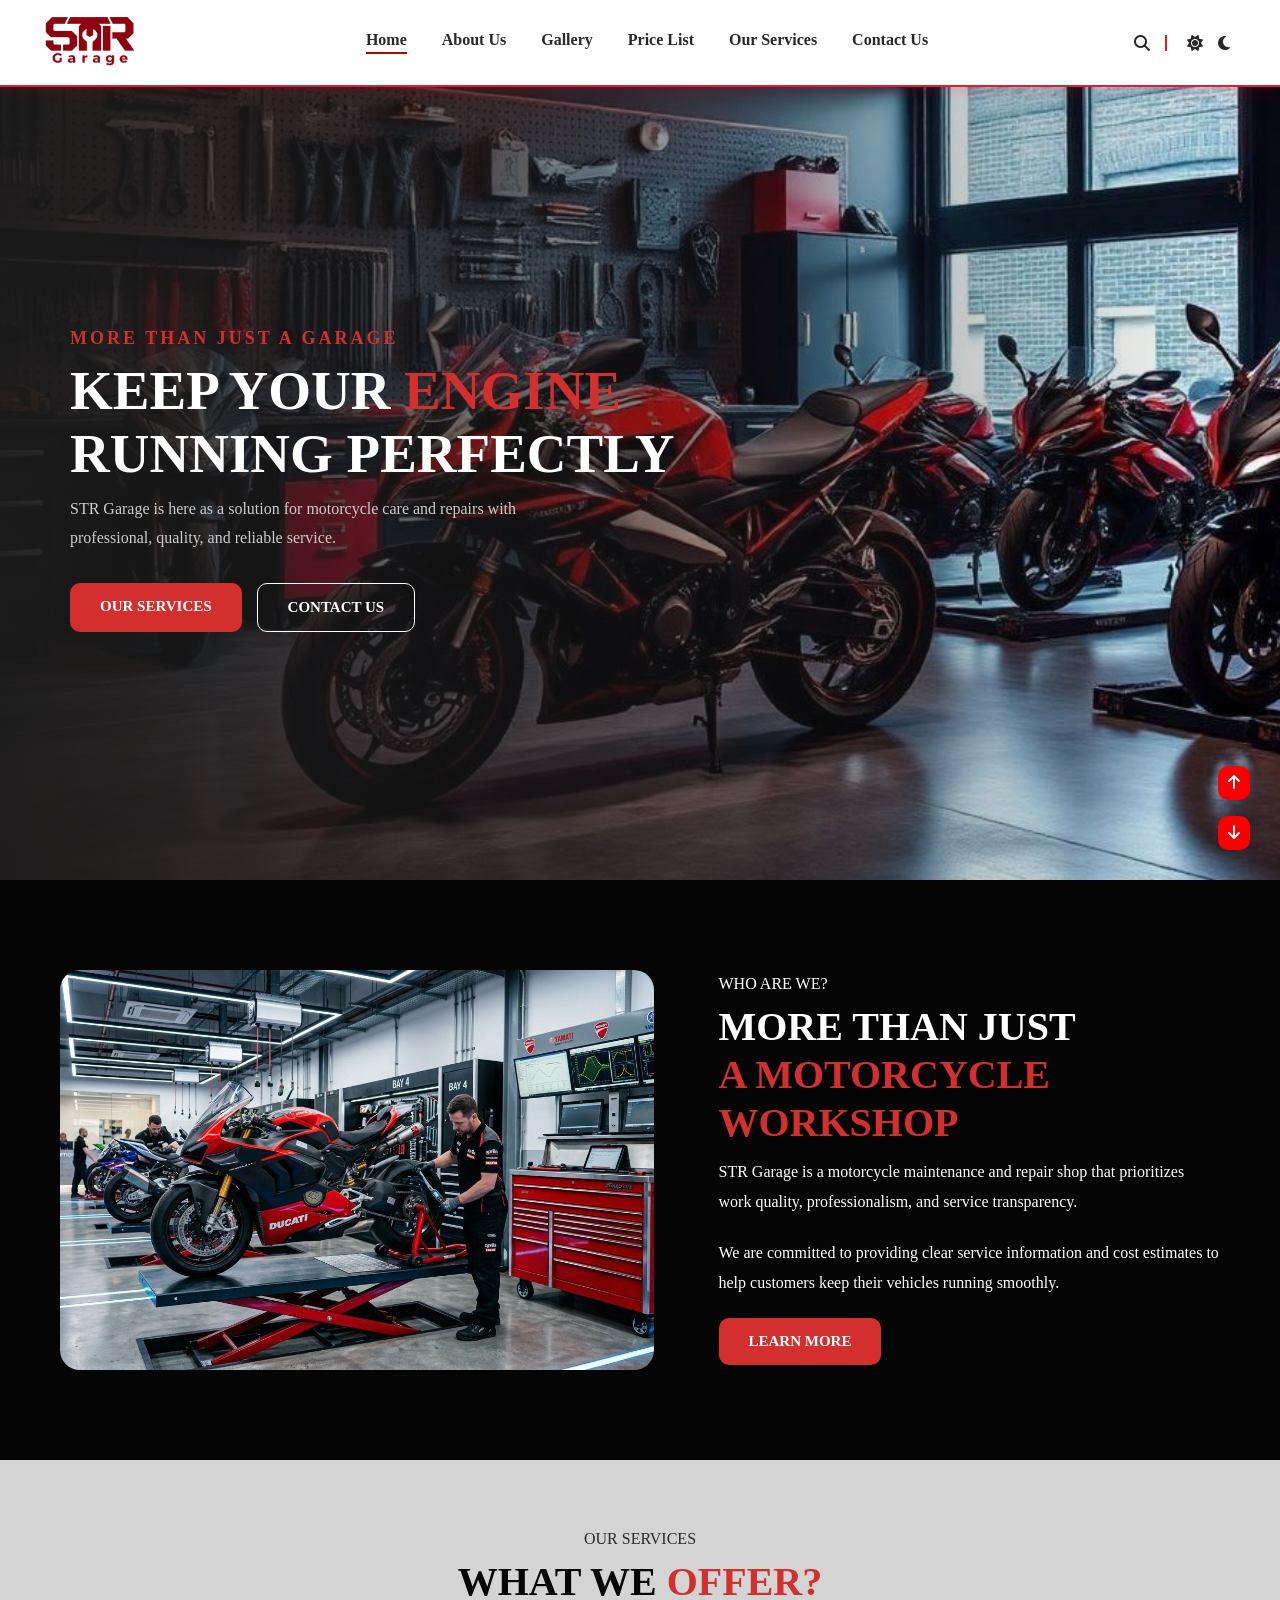
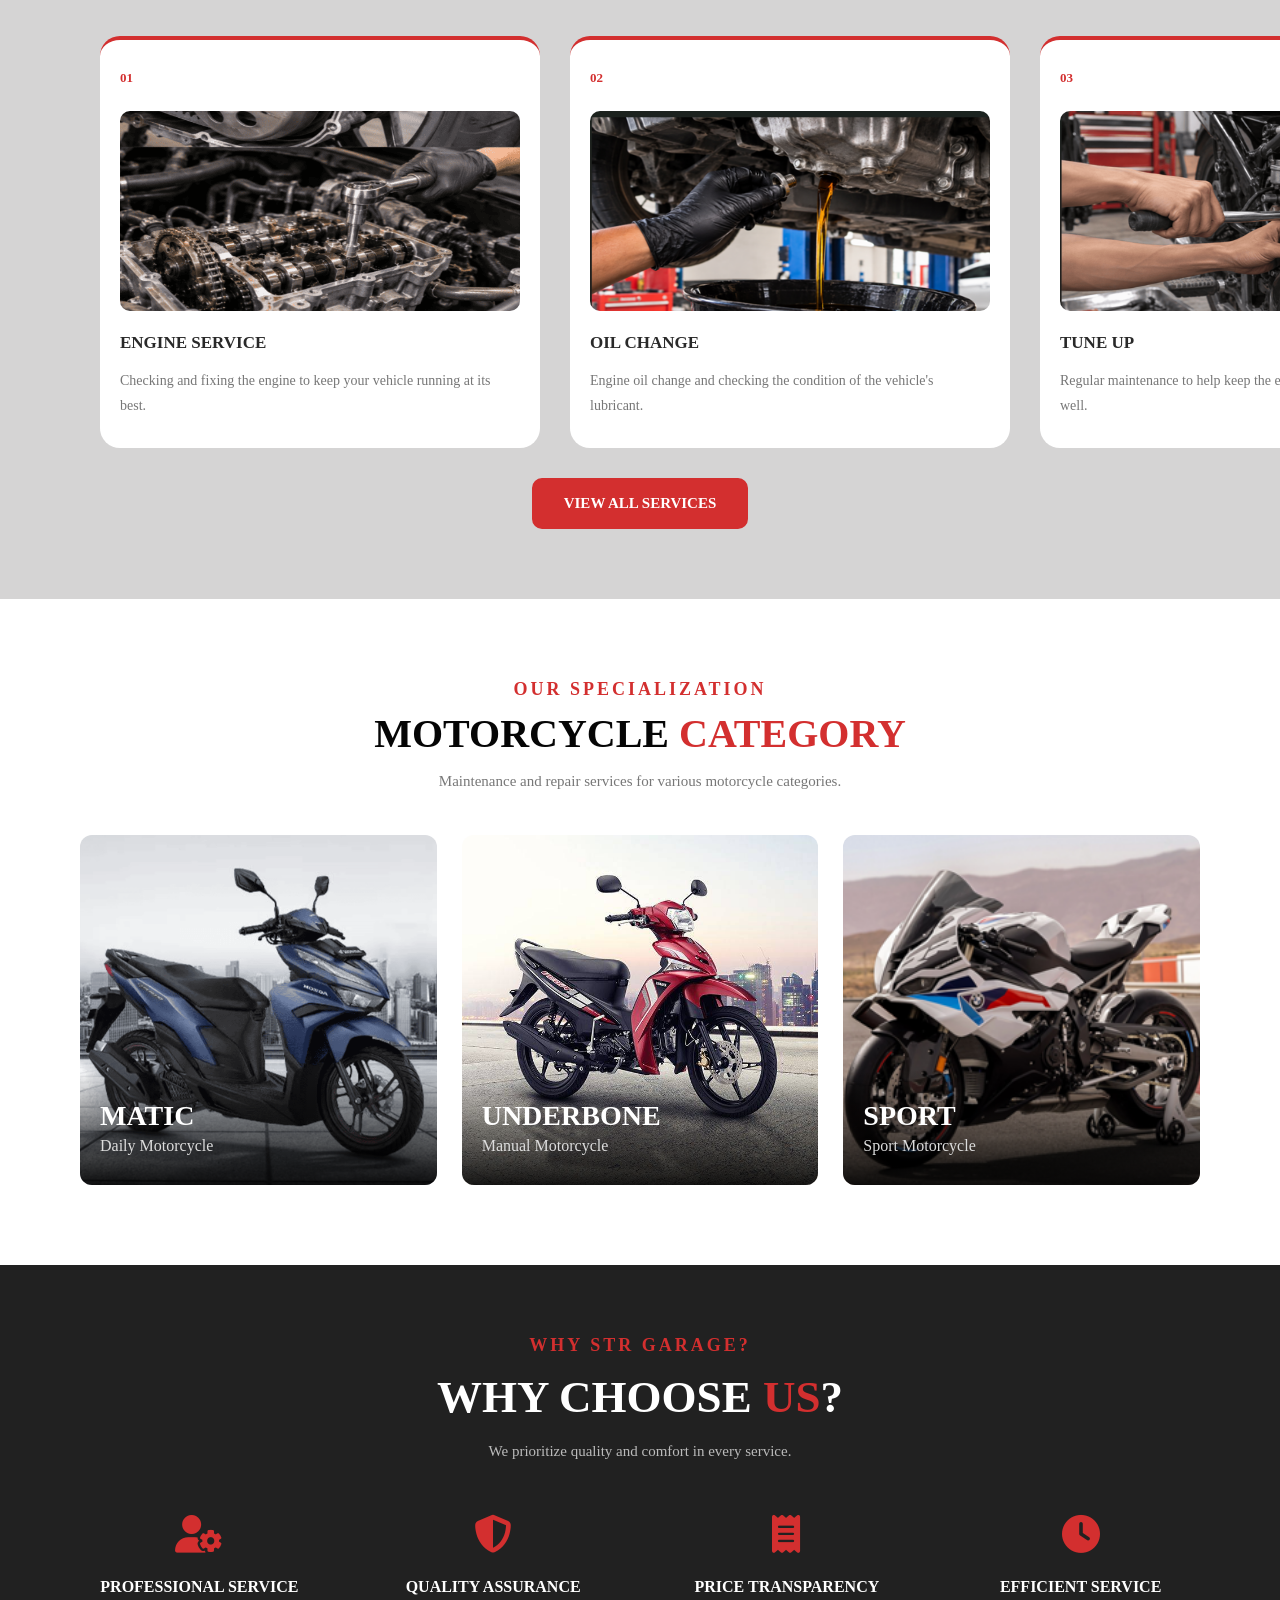
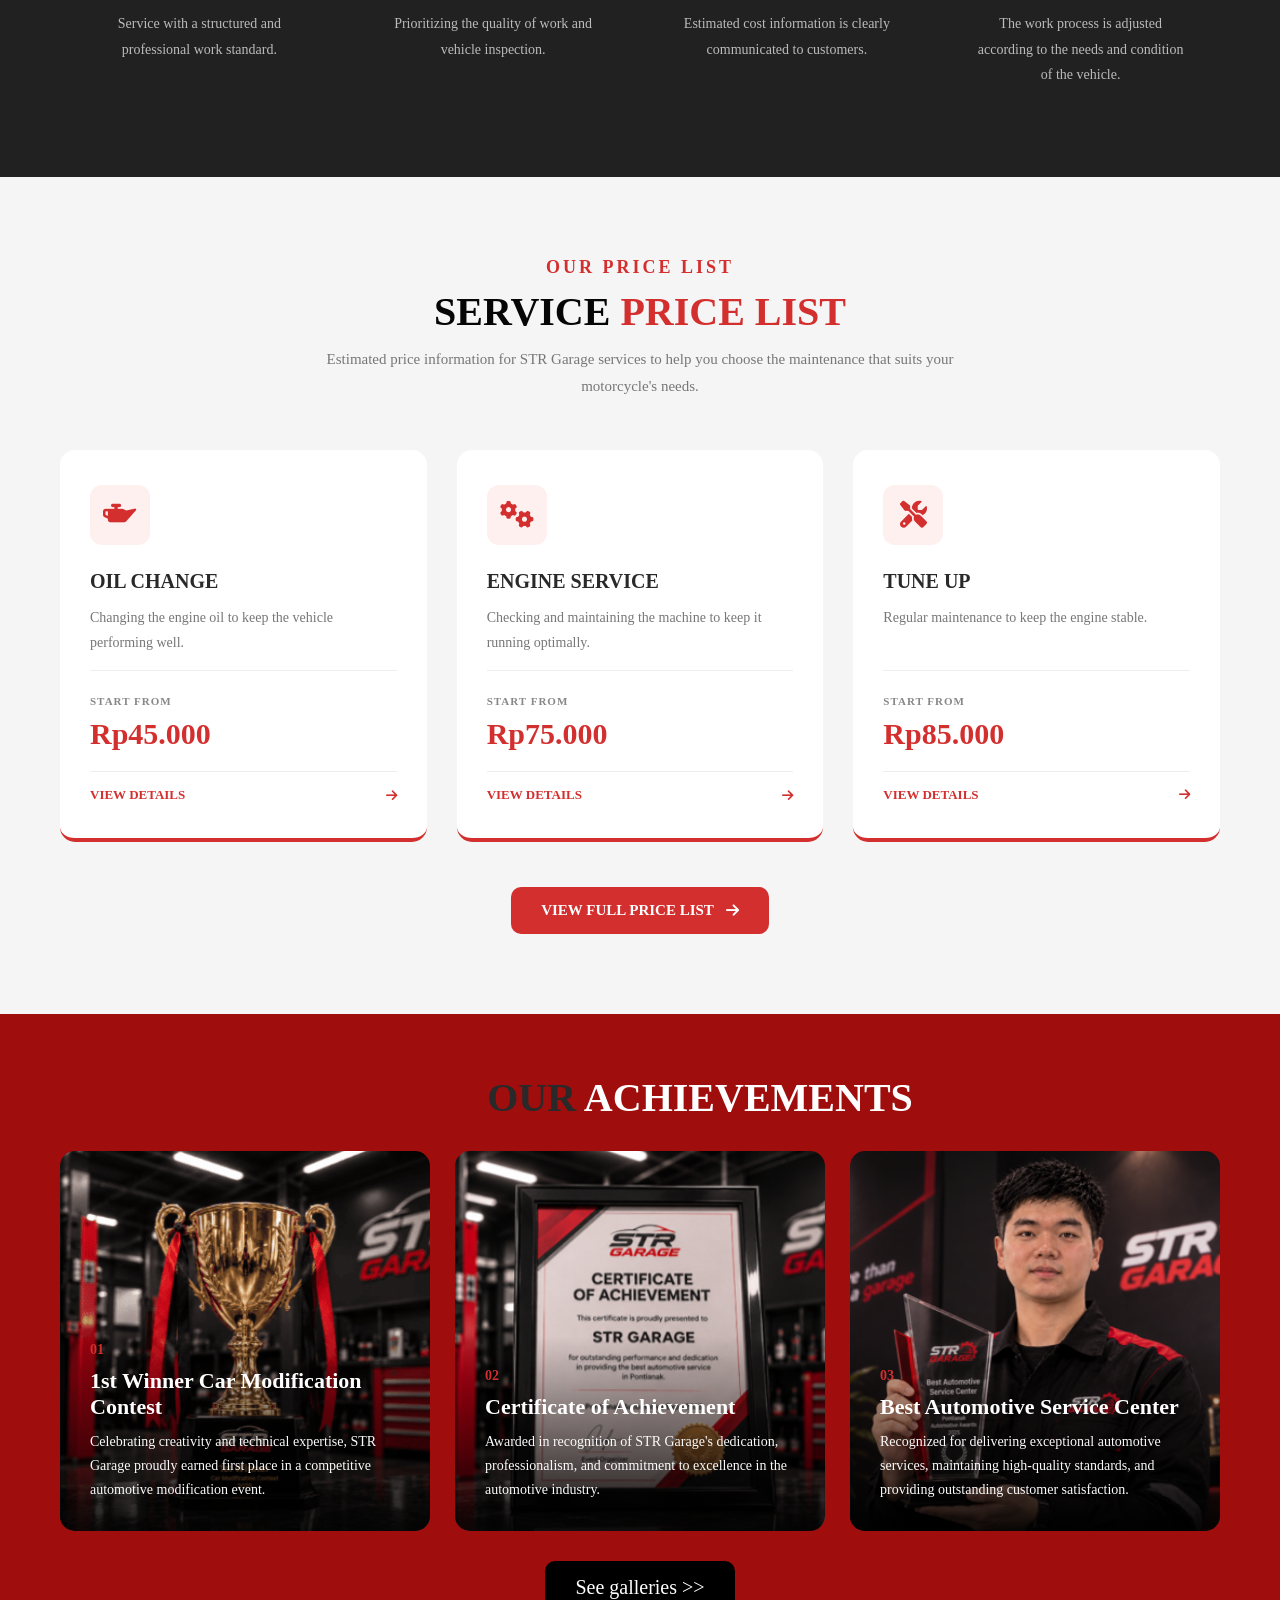
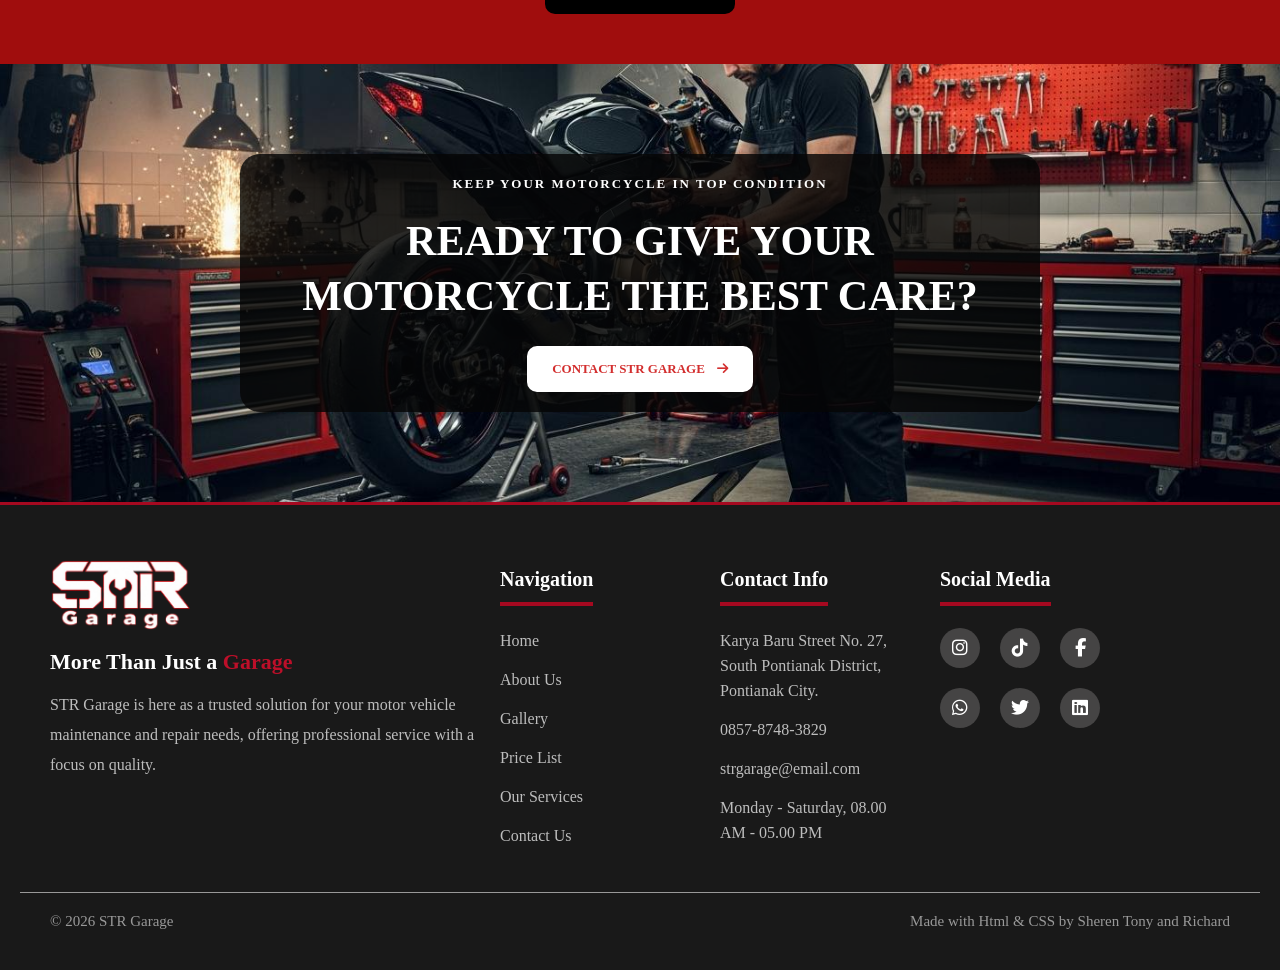
<file: index.html>
<!doctype html>
<html lang="en">
    <head>
        <meta charset="UTF-8" />
        <meta name="viewport" content="width=device-width, initial-scale=1.0" />
        <title>Home - STR Garage</title>
        <link rel="stylesheet" href="styles/global.css" />
        <link rel="stylesheet" href="styles/index.css" />
        <link
            rel="stylesheet"
            href="https://cdnjs.cloudflare.com/ajax/libs/font-awesome/6.5.2/css/all.min.css"
        />
    </head>
    <body>
        <header>
            <div class="header-container">
                <a href="index.html"><img
                    src="../assets/images/logo/logo.png"
                    alt="STR Garage"
                    class="logo"
                /></a>
                <nav class="navbar">
                    <a class="active" href="index.html">Home</a>
                    <a href="pages/about.html">About Us</a>
                    <a href="pages/gallery.html">Gallery</a>
                    <a href="pages/pricing.html">Price List</a>
                    <a href="pages/products.html">Our Services</a>
                    <a href="pages/contact.html">Contact Us</a>
                </nav>
                <nav class="nav-icon">
                    <i class="fa fa-search"></i>
                    <i class="fa fa-sun"></i>
                    <i class="fa fa-moon"></i>
                </nav>
            </div>
        </header>

        <main>
            <section id="top">
                <a href="#top"><i class="fa fa-arrow-up"></i></a>
            </section>
            
            <section class="hero">
                <div class="hero-content">
                    <span class="hero-label">MORE THAN JUST A GARAGE</span>
                    <h1>
                        KEEP YOUR <span>ENGINE</span><br />
                        RUNNING PERFECTLY
                    </h1>
                    <p>
                        STR Garage is here as a solution for motorcycle care and
                        repairs with professional, quality, and reliable
                        service.
                    </p>

                    <div class="hero-buttons">
                        <a href="pages/products.html" class="btn btn-a">
                            OUR SERVICES
                        </a>
                        <a href="pages/contact.html" class="btn btn-b">
                            CONTACT US
                        </a>
                    </div>
                </div>
            </section>

            <section class="who-preview">
                <div class="who-image">
                    <img
                        src="assets/images/hero/work-session.jpg"
                        alt="Tim STR Garage"
                    />
                </div>

                <div class="who-content">
                    <span>WHO ARE WE?</span>
                    <h2 class="who-title">
                        MORE THAN JUST
                        <br />
                        <span>A MOTORCYCLE WORKSHOP</span>
                    </h2>

                    <p>
                        STR Garage is a motorcycle maintenance and repair shop
                        that prioritizes work quality, professionalism, and
                        service transparency.
                    </p>

                    <p>
                        We are committed to providing clear service information
                        and cost estimates to help customers keep their vehicles
                        running smoothly.
                    </p>

                    <a href="pages/about.html" class="btn btn-a">
                        LEARN MORE
                    </a>
                </div>
            </section>

            <section class="services-section">
                <div class="section-heading">
                    <span>OUR SERVICES</span>
                    <h2>WHAT WE <span>OFFER?</span></h2>
                </div>

                <div class="services-container">
                    <div class="service-card">
                        <div class="service-number">01</div>
                        <img
                            src="assets/images/products/engine-service.png"
                            alt="Engine Service photo"
                        />
                        <h3>ENGINE SERVICE</h3>
                        <p>
                            Checking and fixing the engine to keep your vehicle
                            running at its best.
                        </p>
                    </div>

                    <div class="service-card">
                        <div class="service-number">02</div>
                        <img
                            src="assets/images/products/oil-change.png"
                            alt="Oil change photo"
                        />
                        <h3>OIL CHANGE</h3>
                        <p>
                            Engine oil change and checking the condition of the
                            vehicle's lubricant.
                        </p>
                    </div>

                    <div class="service-card">
                        <div class="service-number">03</div>
                        <img
                            src="assets/images/products/tune-up.png"
                            alt="Tune Up photo"
                        />
                        <h3>TUNE UP</h3>
                        <p>
                            Regular maintenance to help keep the engine stable
                            and performing well.
                        </p>
                    </div>
                </div>
                <a href="pages/products.html" class="btn btn-c">
                    VIEW ALL SERVICES
                </a>
            </section>

            <section class="category-section">
                <div class="section-heading">
                    <span class="section-label">OUR SPECIALIZATION</span>
                    <h2>MOTORCYCLE <span>CATEGORY</span></h2>
                    <p>
                        Maintenance and repair services for various motorcycle
                        categories.
                    </p>
                </div>

                <div class="category-container">
                    <div class="category-card">
                        <img
                            src="assets/images/products/matic.png"
                            alt="Matic Motorcycle"
                        />
                        <div class="category-overlay">
                            <h3>MATIC</h3>
                            <p>Daily Motorcycle</p>
                        </div>
                    </div>

                    <div class="category-card">
                        <img
                            src="assets/images/products/underbone.jpg"
                            alt="Underbone Motorcycle"
                        />
                        <div class="category-overlay">
                            <h3>UNDERBONE</h3>
                            <p>Manual Motorcycle</p>
                        </div>
                    </div>

                    <div class="category-card">
                        <img
                            src="assets/images/products/sport.jpg"
                            alt="Sport Motorcycle"
                        />
                        <div class="category-overlay">
                            <h3>SPORT</h3>
                            <p>Sport Motorcycle</p>
                        </div>
                    </div>
                </div>
            </section>

            <section class="advantages-section">
                <div class="advantages-heading">
                    <span class="section-label">WHY STR GARAGE?</span>
                    <h2>WHY CHOOSE <span>US</span>?</h2>
                    <p>We prioritize quality and comfort in every service.</p>
                </div>

                <div class="advantages-container">
                    <div class="advantage-item">
                        <i class="fa-solid fa-user-gear"></i>
                        <h3>PROFESSIONAL SERVICE</h3>
                        <p>
                            Service with a structured and professional work
                            standard.
                        </p>
                    </div>

                    <div class="advantage-item">
                        <i class="fa-solid fa-shield-halved"></i>
                        <h3>QUALITY ASSURANCE</h3>
                        <p>
                            Prioritizing the quality of work and vehicle
                            inspection.
                        </p>
                    </div>

                    <div class="advantage-item">
                        <i class="fa-solid fa-receipt"></i>
                        <h3>PRICE TRANSPARENCY</h3>
                        <p>
                            Estimated cost information is clearly communicated
                            to customers.
                        </p>
                    </div>

                    <div class="advantage-item">
                        <i class="fa-solid fa-clock"></i>
                        <h3>EFFICIENT SERVICE</h3>
                        <p>
                            The work process is adjusted according to the needs
                            and condition of the vehicle.
                        </p>
                    </div>
                </div>
            </section>

            <section class="price-section">
                <div class="section-heading">
                    <span class="section-label">OUR PRICE LIST</span>
                    <h2>SERVICE <span>PRICE LIST</span></h2>
                    <p>
                        Estimated price information for STR Garage services to
                        help you choose the maintenance that suits your
                        motorcycle's needs.
                    </p>
                </div>

                <div class="price-container">
                    <div class="price-card">
                        <div class="price-icon">
                            <i class="fa-solid fa-oil-can"></i>
                        </div>

                        <h3>OIL CHANGE</h3>
                        <p>
                            Changing the engine oil to keep the vehicle
                            performing well.
                        </p>

                        <div class="price-value">
                            <span>START FROM</span>
                            <h2>Rp45.000</h2>
                        </div>

                        <a href="pages/pricing.html">
                            VIEW DETAILS
                            <i class="fa-solid fa-arrow-right"></i>
                        </a>
                    </div>

                    <div class="price-card">
                        <div class="price-icon">
                            <i class="fa-solid fa-gears"></i>
                        </div>

                        <h3>ENGINE SERVICE</h3>
                        <p>
                            Checking and maintaining the machine to keep it
                            running optimally.
                        </p>

                        <div class="price-value">
                            <span>START FROM</span>
                            <h2>Rp75.000</h2>
                        </div>

                        <a href="pages/pricing.html">
                            VIEW DETAILS
                            <i class="fa-solid fa-arrow-right"></i>
                        </a>
                    </div>

                    <div class="price-card">
                        <div class="price-icon">
                            <i class="fa-solid fa-screwdriver-wrench"></i>
                        </div>

                        <h3>TUNE UP</h3>
                        <p>Regular maintenance to keep the engine stable.</p>

                        <div class="price-value">
                            <span>START FROM</span>
                            <h2>Rp85.000</h2>
                        </div>

                        <a href="pages/pricing.html">
                            VIEW DETAILS
                            <i class="fa-solid fa-arrow-right"></i>
                        </a>
                    </div>
                </div>

                <div class="price-button">
                    <a href="pages/pricing.html" class="btn btn-price">
                        VIEW FULL PRICE LIST
                        <i class="fa-solid fa-arrow-right"></i>
                    </a>
                </div>
            </section>

            <section class="achievement-section">
                <div class="achievement-heading">
                    <h2>OUR <span>ACHIEVEMENTS</span></h2>
                </div>

                <div class="achievement-container">
                    <div class="achievement-card">
                        <img
                            src="assets/images/about/trophy.jpg"
                            alt="First place championship trophy"
                        />
                        <div class="achievement-overlay">
                            <span>01</span>
                            <h3>1st Winner Car Modification Contest</h3>
                            <p>
                                Celebrating creativity and technical expertise,
                                STR Garage proudly earned first place in a
                                competitive automotive modification event.
                            </p>
                        </div>
                    </div>

                    <div class="achievement-card">
                        <img
                            src="assets/images/about/award-certificate..jpg"
                            alt="Official award certificate"
                        />
                        <div class="achievement-overlay">
                            <span>02</span>
                            <h3>Certificate of Achievement</h3>
                            <p>
                                Awarded in recognition of STR Garage's
                                dedication, professionalism, and commitment to
                                excellence in the automotive industry.
                            </p>
                        </div>
                    </div>

                    <div class="achievement-card">
                        <img
                            src="assets/images/about/ceo-award.jpg"
                            alt="CEO receiving an award"
                        />
                        <div class="achievement-overlay">
                            <span>03</span>
                            <h3>Best Automotive Service Center</h3>
                            <p>
                                Recognized for delivering exceptional automotive
                                services, maintaining high-quality standards,
                                and providing outstanding customer satisfaction.
                            </p>
                        </div>
                    </div>
                </div>
                <div class="achv-btn btn-achv">
                    <a href="pages/gallery.html">See galleries >></a>
                </div>
            </section>

            <section class="cta-section">
                <div class="cta-content">
                    <span>KEEP YOUR MOTORCYCLE IN TOP CONDITION</span>

                    <h2>
                        READY TO GIVE YOUR<br />
                        MOTORCYCLE THE BEST CARE?
                    </h2>
                    <a href="pages/contact.html" class="btn btn-cta">
                        CONTACT STR GARAGE
                        <i class="fa-solid fa-arrow-right"></i>
                    </a>
                </div>
            </section>

            <section id="bottom">
                <a href="#bottom"><i class="fa fa-arrow-down"></i></a>
            </section>
        </main>

        <footer>
            <div class="footer-container">
                <div class="footer-brand">
                    <a href="index.html"><img
                        src="../assets/images/logo/logo2.png"
                        alt="STR Garage"
                    /></a>

                    <div class="footer-slogan">
                        <h2>
                            More Than Just a
                            <span>Garage</span>
                        </h2>
                    </div>

                    <p>
                        STR Garage is here as a trusted solution for your motor
                        vehicle maintenance and repair needs, offering
                        professional service with a focus on quality.
                    </p>
                </div>

                <div class="footer-column">
                    <h3>Navigation</h3>
                    <ul>
                        <li><a href="index.html">Home</a></li>
                        <li><a href="pages/about.html">About Us</a></li>
                        <li><a href="pages/gallery.html">Gallery</a></li>
                        <li><a href="pages/pricing.html">Price List</a></li>
                        <li><a href="pages/products.html">Our Services</a></li>
                        <li><a href="pages/contact.html">Contact Us</a></li>
                    </ul>
                </div>

                <div class="footer-column">
                    <h3>Contact Info</h3>
                    <ul>
                        <li>
                            Karya Baru Street No. 27, South Pontianak District,
                            Pontianak City.
                        </li>
                        <li>0857-8748-3829</li>
                        <li>strgarage@email.com</li>
                        <li>Monday - Saturday, 08.00 AM - 05.00 PM</li>
                    </ul>
                </div>

                <div class="footer-column">
                    <h3>Social Media</h3>
                    <div class="social-media">
                        <a href="https://www.instagram.com/tonaja.a"
                            ><i class="fa-brands fa-instagram"></i
                        ></a>
                        <a href="https://www.tiktok.com/@sheren.sherej"
                            ><i class="fa-brands fa-tiktok"></i
                        ></a>
                        <a href="https://www.facebook.com/"
                            ><i class="fa-brands fa-facebook-f"></i
                        ></a>
                        <a href="https://wa.me/6285787483829"
                            ><i class="fa-brands fa-whatsapp"></i
                        ></a>
                        <a href="https://x.com/home"
                            ><i class="fa-brands fa-twitter"></i
                        ></a>
                        <a
                            href="https://www.linkedin.com/in/foremtya-sheren-284002435/"
                            ><i class="fa-brands fa-linkedin"></i
                        ></a>
                    </div>
                </div>
            </div>

            <div class="footer-bottom">
                <p>© 2026 STR Garage</p>
                <p>Made with Html & CSS by Sheren Tony and Richard</p>
            </div>
        </footer>
    </body>
</html>
</file>
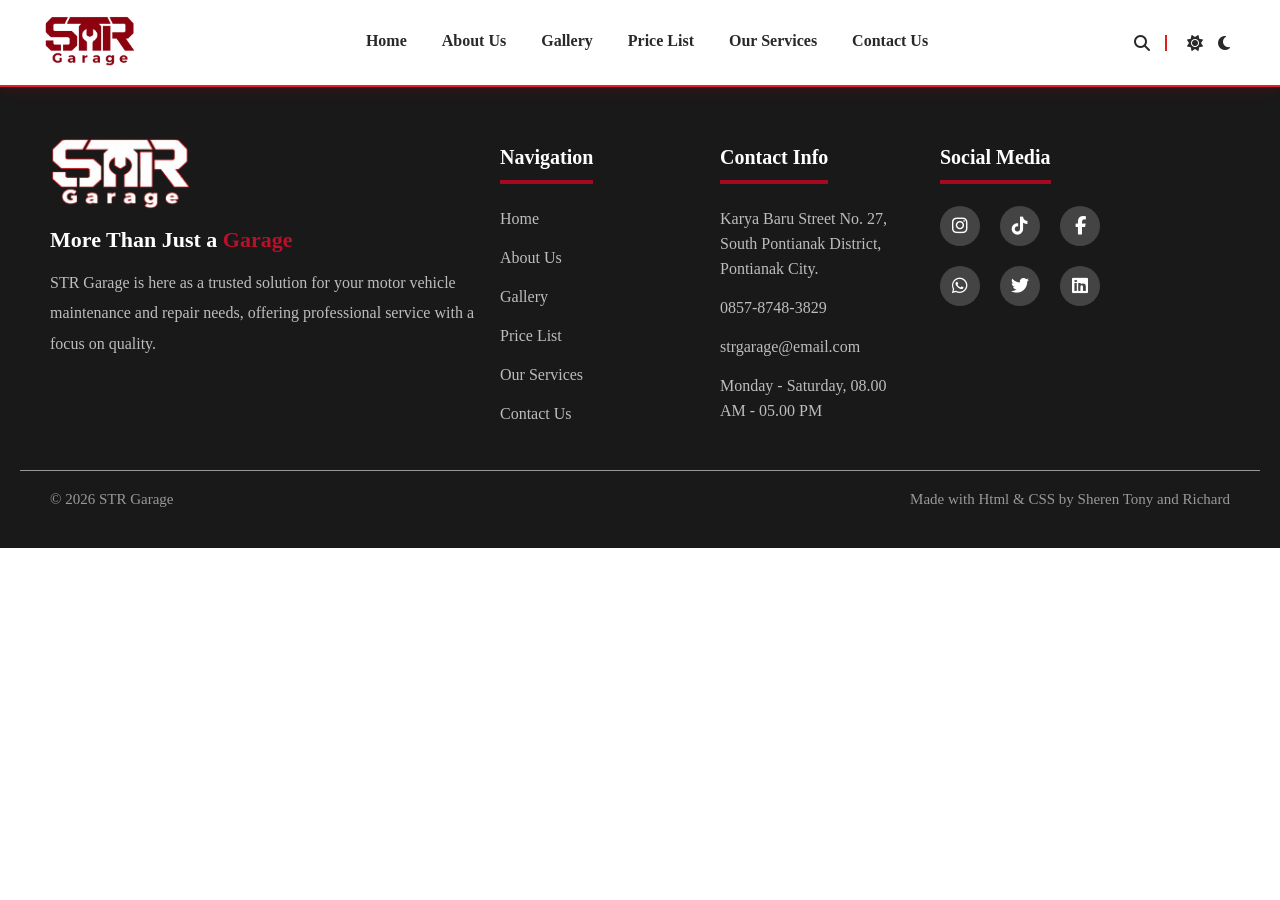
<file: components/header-footer.html>
<!doctype html>
<html lang="en">
    <head>
        <meta charset="UTF-8" />
        <meta name="viewport" content="width=device-width, initial-scale=1.0" />
        <title>STR Garage</title>
        <link rel="stylesheet" href="../styles/global.css" />
        <link rel="stylesheet" href="../styles/header-footer.css" />
        <link
            rel="stylesheet"
            href="https://cdnjs.cloudflare.com/ajax/libs/font-awesome/6.5.2/css/all.min.css"
        />
    </head>

    <body>
        <header>
            <div class="header-container">
                <a href="../index.html"><img
                    src="../assets/images/logo/logo.png"
                    alt="STR Garage"
                    class="logo"
                /></a>
                <nav class="navbar">
                    <a href="../index.html">Home</a>
                    <a href="pages/about.html">About Us</a>
                    <a href="pages/gallery.html">Gallery</a>
                    <a href="pages/pricing.html">Price List</a>
                    <a href="pages/products.html">Our Services</a>
                    <a href="pages/contact.html">Contact Us</a>
                </nav>
                <nav class="nav-icon">
                    <i class="fa fa-search"></i>
                    <i class="fa fa-sun"></i>
                    <i class="fa fa-moon"></i>
                </nav>
            </div>
        </header>

        <footer>
            <div class="footer-container">
                <div class="footer-brand">
                    <a href="../index.html"
                        ><img
                            src="../assets/images/logo/logo2.png"
                            alt="STR Garage"
                    /></a>

                    <div class="footer-slogan">
                        <h2>
                            More Than Just a
                            <span>Garage</span>
                        </h2>
                    </div>

                    <p>
                        STR Garage is here as a trusted solution for your motor
                        vehicle maintenance and repair needs, offering
                        professional service with a focus on quality.
                    </p>
                </div>

                <div class="footer-column">
                    <h3>Navigation</h3>
                    <ul>
                        <li><a href="../index.html">Home</a></li>
                        <li><a href="about.html">About Us</a></li>
                        <li><a href="gallery.html">Gallery</a></li>
                        <li><a href="pricing.html">Price List</a></li>
                        <li><a href="products.html">Our Services</a></li>
                        <li><a href="contact.html">Contact Us</a></li>
                    </ul>
                </div>

                <div class="footer-column">
                    <h3>Contact Info</h3>
                    <ul>
                        <li>
                            Karya Baru Street No. 27, South Pontianak District,
                            Pontianak City.
                        </li>
                        <li>0857-8748-3829</li>
                        <li>strgarage@email.com</li>
                        <li>Monday - Saturday, 08.00 AM - 05.00 PM</li>
                    </ul>
                </div>

                <div class="footer-column">
                    <h3>Social Media</h3>
                    <div class="social-media">
                        <a href="https://www.instagram.com/tonaja.a"
                            ><i class="fa-brands fa-instagram"></i
                        ></a>
                        <a href="https://www.tiktok.com/@sheren.sherej"
                            ><i class="fa-brands fa-tiktok"></i
                        ></a>
                        <a href="https://www.facebook.com/"
                            ><i class="fa-brands fa-facebook-f"></i
                        ></a>
                        <a href="https://wa.me/6285787483829"
                            ><i class="fa-brands fa-whatsapp"></i
                        ></a>
                        <a href="https://x.com/home"
                            ><i class="fa-brands fa-twitter"></i
                        ></a>
                        <a
                            href="https://www.linkedin.com/in/foremtya-sheren-284002435/"
                            ><i class="fa-brands fa-linkedin"></i
                        ></a>
                    </div>
                </div>
            </div>

            <div class="footer-bottom">
                <p>© 2026 STR Garage</p>
                <p>Made with Html & CSS by Sheren Tony and Richard</p>
            </div>
        </footer>
    </body>
</html>
</file>
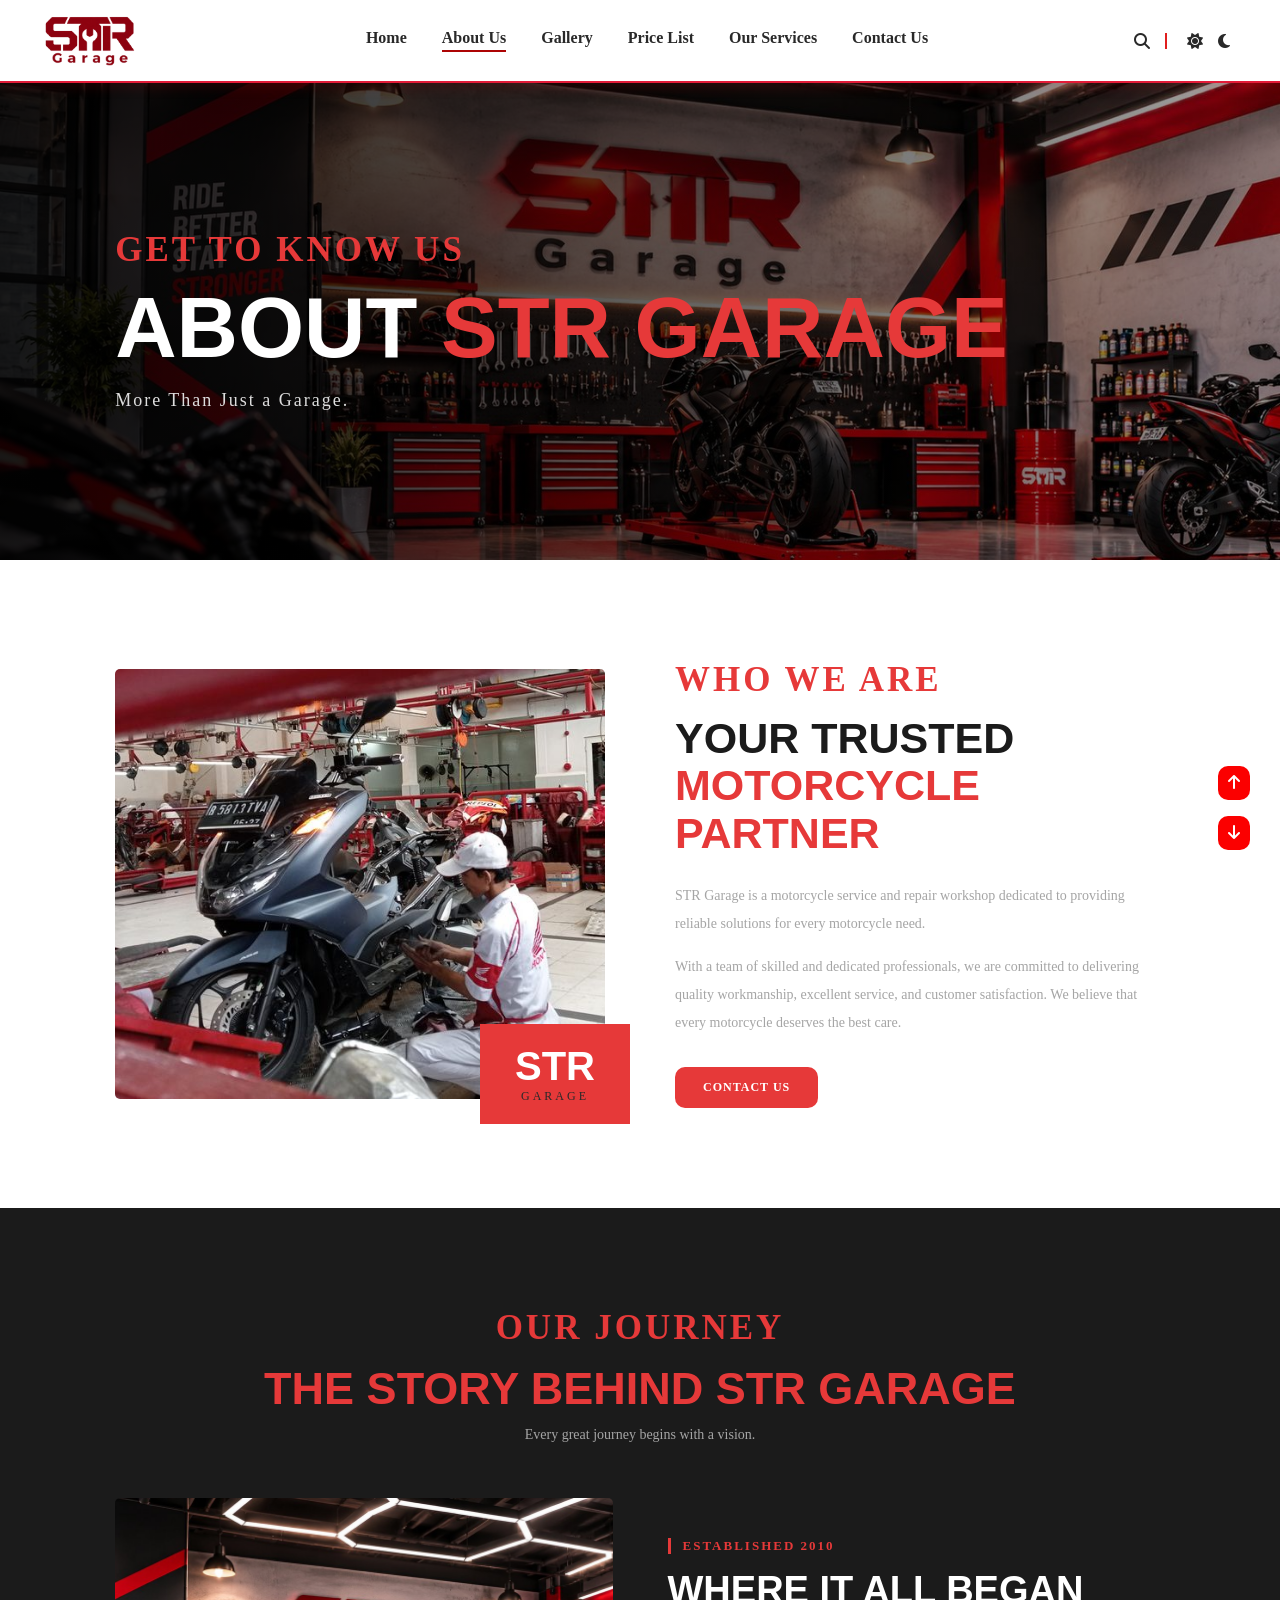
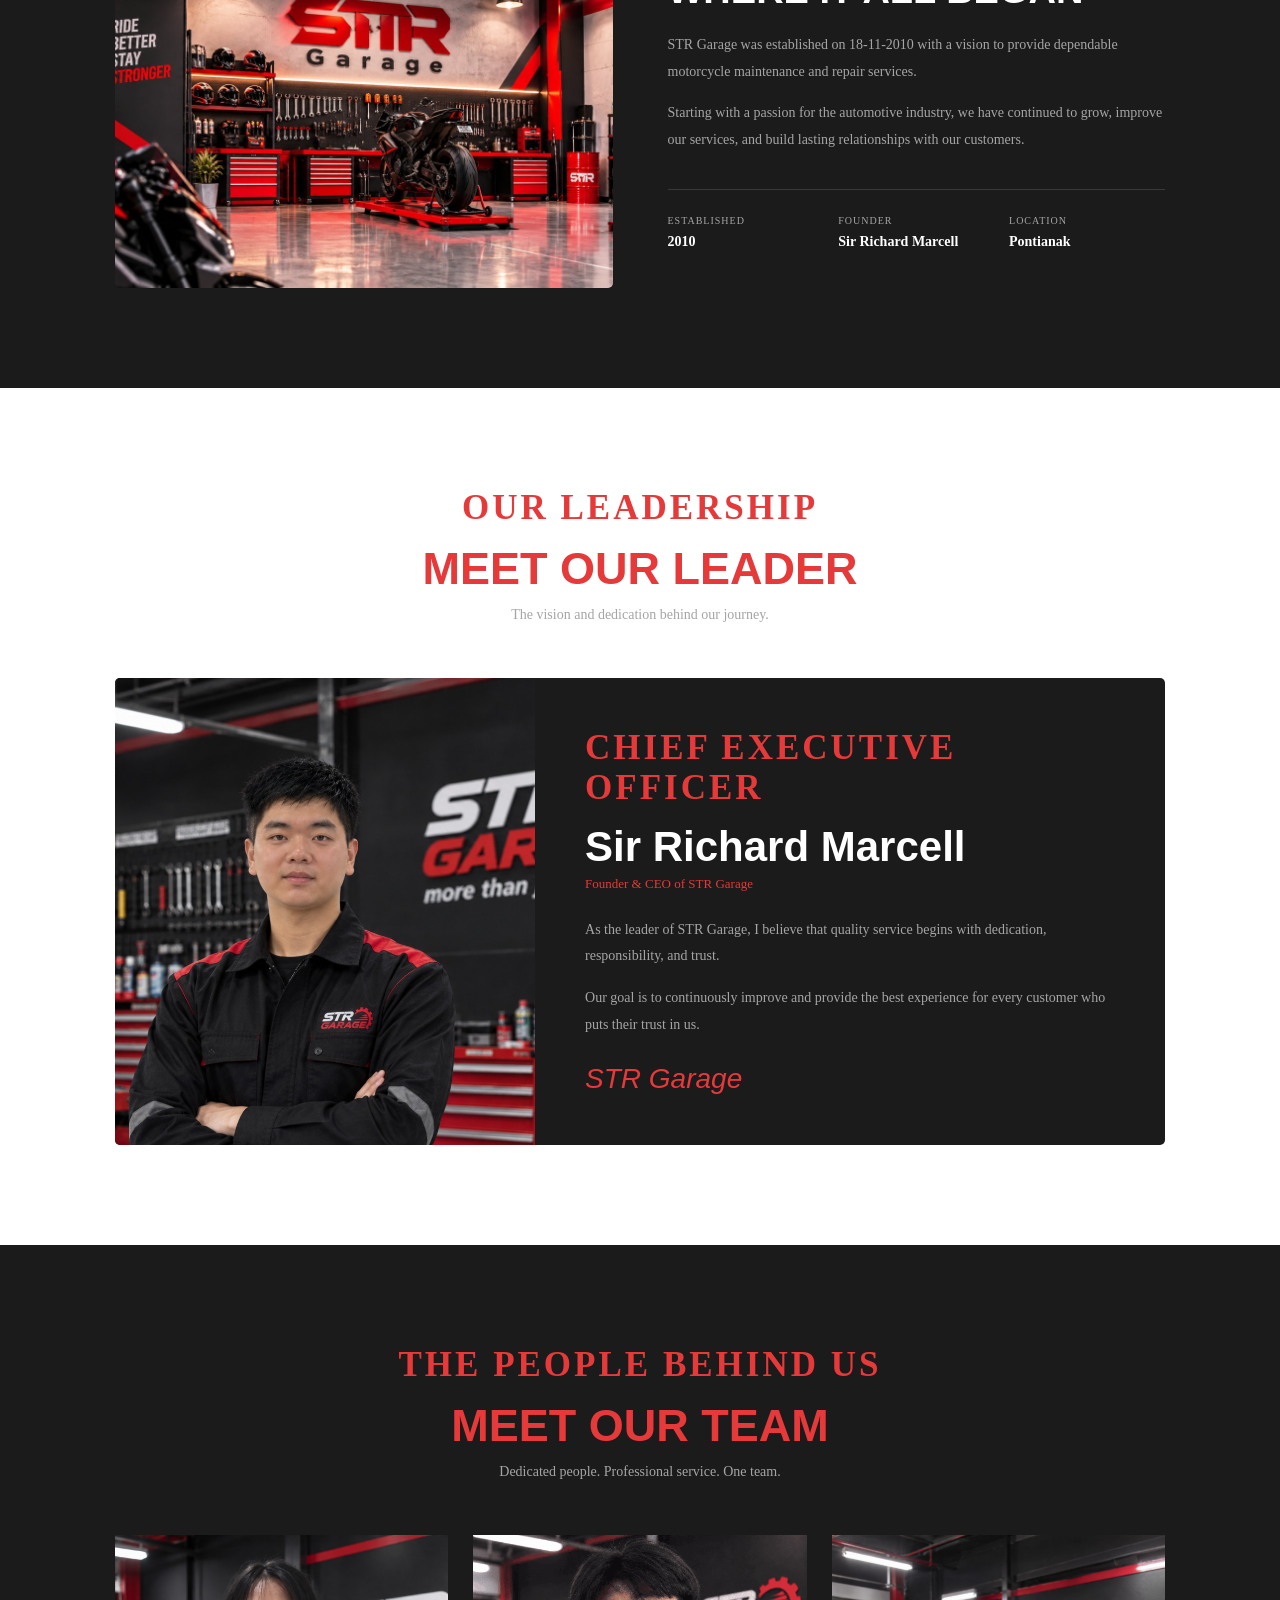
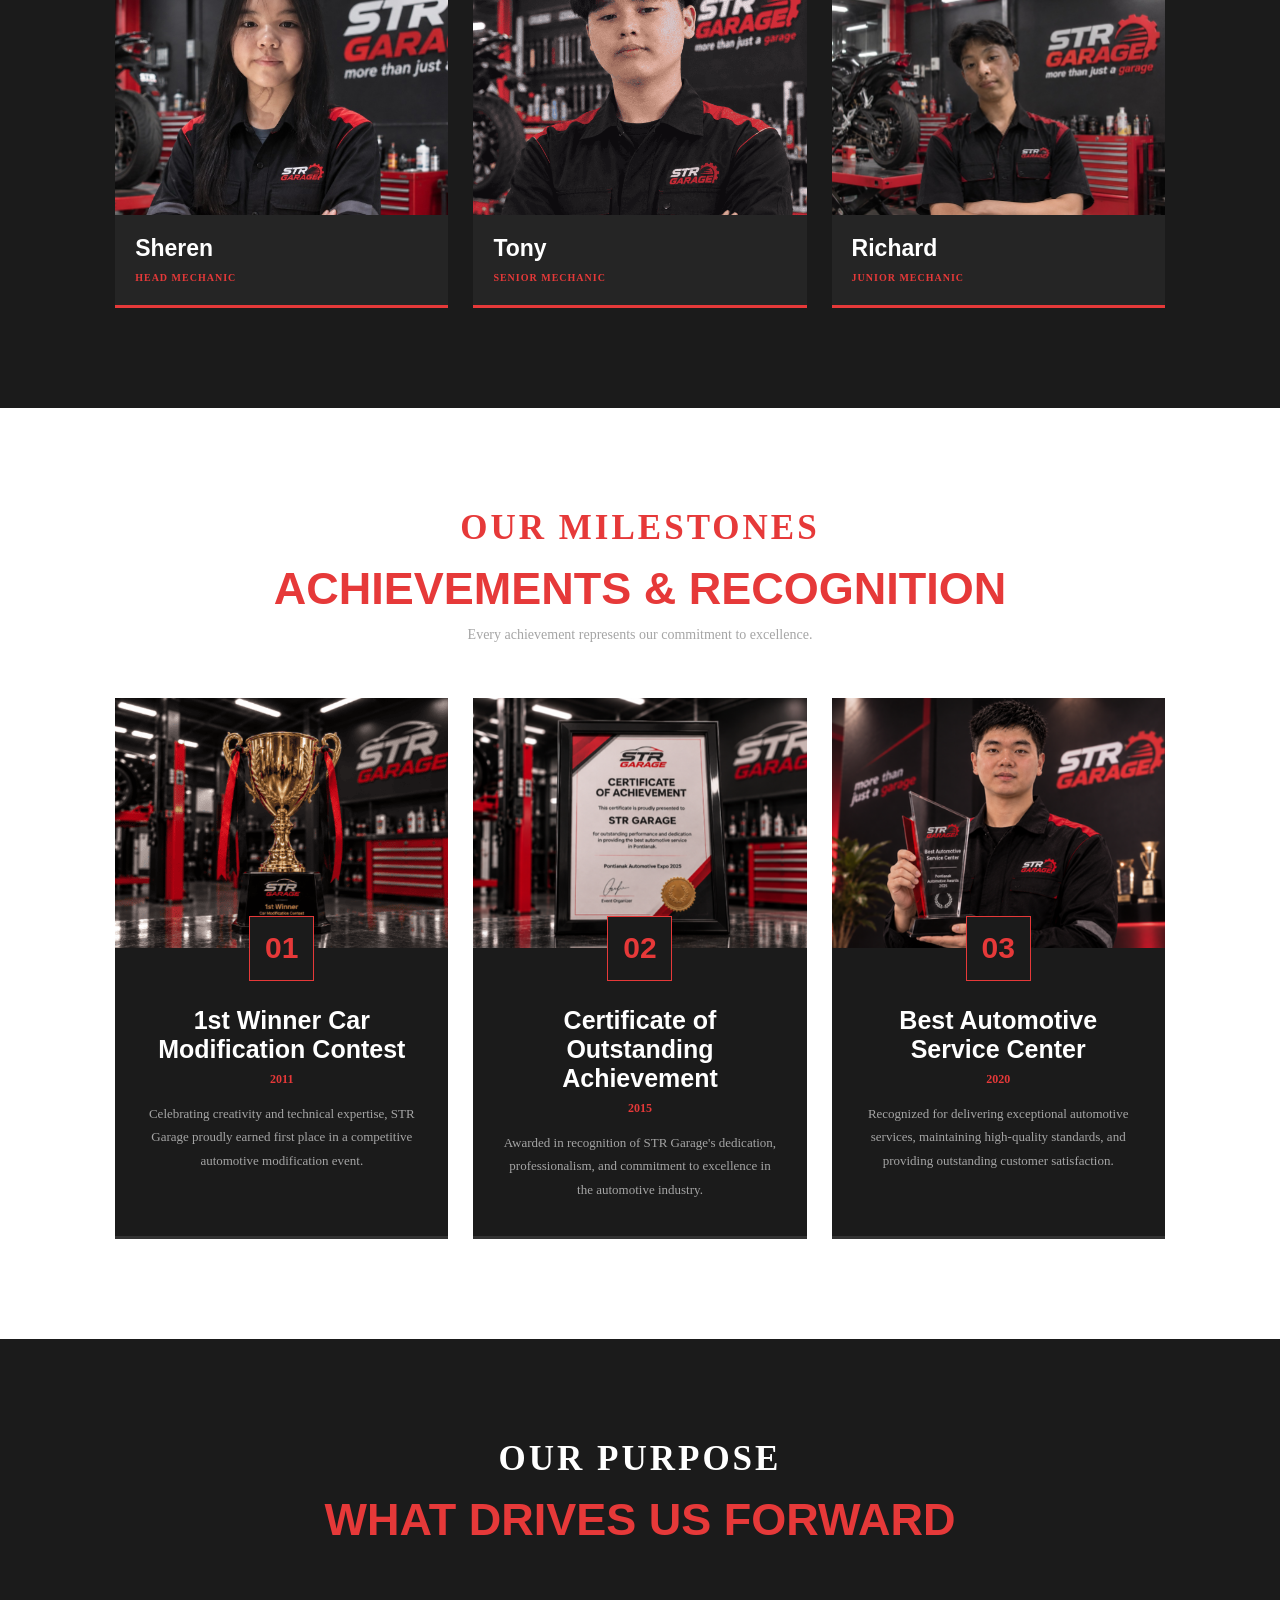
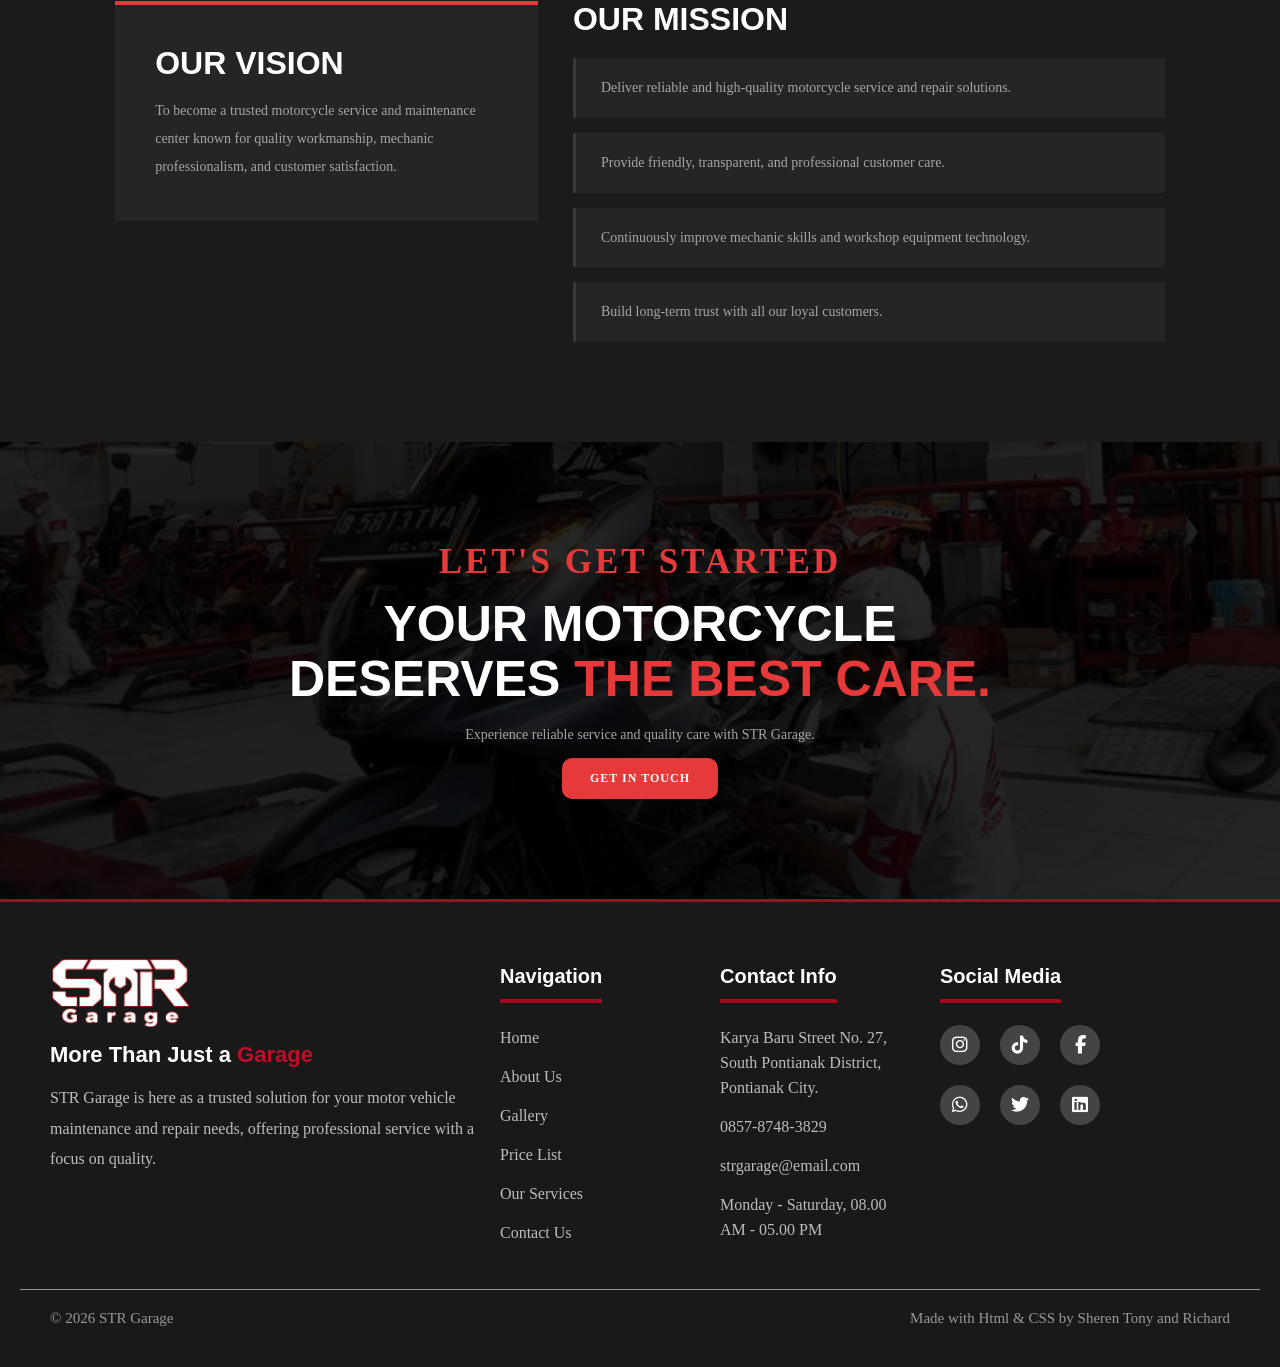
<file: pages/about.html>
<!doctype html>
<html lang="en">
    <head>
        <meta charset="UTF-8" />
        <meta name="viewport" content="width=device-width, initial-scale=1.0" />
        <title>About Us - STR Garage</title>
        <link rel="stylesheet" href="../styles/global.css" />
        <link rel="stylesheet" href="../styles/about.css" />
        <link
            rel="stylesheet"
            href="https://cdnjs.cloudflare.com/ajax/libs/font-awesome/6.5.2/css/all.min.css"
        />
    </head>

    <body>
        <header>
            <div class="header-container">
                <a href="../index.html"
                    ><img
                        src="../assets/images/logo/logo.png"
                        alt="STR Garage"
                        class="logo"
                /></a>
                <nav class="navbar">
                    <a href="../index.html">Home</a>
                    <a class="active" href="about.html">About Us</a>
                    <a href="gallery.html">Gallery</a>
                    <a href="pricing.html">Price List</a>
                    <a href="products.html">Our Services</a>
                    <a href="contact.html">Contact Us</a>
                </nav>
                <nav class="nav-icon">
                    <i class="fa fa-search"></i>
                    <i class="fa fa-sun"></i>
                    <i class="fa fa-moon"></i>
                </nav>
            </div>
        </header>

        <main>
            <section id="top">
                <a href="#top"><i class="fa fa-arrow-up"></i></a>
            </section>

            <section class="about-hero">
                <div class="hero-overlay"></div>
                <div class="hero-content">
                    <span class="section-tag">GET TO KNOW US</span>
                    <h1>ABOUT <span>STR GARAGE</span></h1>
                    <p>More Than Just a Garage.</p>
                </div>
            </section>

            <section class="overview section-padding">
                <div class="overview-image">
                    <img
                        src="../assets/images/about/garage-surrounding.jpg"
                        alt="STR Garage Workshop"
                    />
                    <div class="experience-box">
                        <h2>STR</h2>
                        <p>GARAGE</p>
                    </div>
                </div>

                <div class="overview-content">
                    <span class="section-tag">WHO WE ARE</span>
                    <h2>YOUR TRUSTED <span>MOTORCYCLE PARTNER</span></h2>

                    <p>
                        STR Garage is a motorcycle service and repair workshop
                        dedicated to providing reliable solutions for every
                        motorcycle need.
                    </p>

                    <p>
                        With a team of skilled and dedicated professionals, we
                        are committed to delivering quality workmanship,
                        excellent service, and customer satisfaction. We believe
                        that every motorcycle deserves the best care.
                    </p>

                    <a href="contact.html" class="red-button">CONTACT US</a>
                </div>
            </section>

            <section class="history section-padding">
                <div class="section-heading">
                    <span class="section-tag">OUR JOURNEY</span>
                    <h2>THE STORY BEHIND <span>STR GARAGE</span></h2>
                    <p>Every great journey begins with a vision.</p>
                </div>

                <div class="history-content">
                    <div class="history-image">
                        <img
                            src="../assets/images/about/garage-front-desk.jpg"
                            alt="STR Garage History"
                        />
                    </div>

                    <div class="history-text">
                        <span class="history-year">ESTABLISHED 2010</span>
                        <h3>WHERE IT ALL BEGAN</h3>

                        <p>
                            STR Garage was established on 18-11-2010 with a
                            vision to provide dependable motorcycle maintenance
                            and repair services.
                        </p>

                        <p>
                            Starting with a passion for the automotive industry,
                            we have continued to grow, improve our services, and
                            build lasting relationships with our customers.
                        </p>

                        <div class="history-details">
                            <div>
                                <span>ESTABLISHED</span>
                                <h4>2010</h4>
                            </div>

                            <div>
                                <span>FOUNDER</span>
                                <h4>Sir Richard Marcell</h4>
                            </div>

                            <div>
                                <span>LOCATION</span>
                                <h4>Pontianak</h4>
                            </div>
                        </div>
                    </div>
                </div>
            </section>

            <section class="leadership section-padding">
                <div class="section-heading">
                    <span class="section-tag">OUR LEADERSHIP</span>
                    <h2>MEET OUR <span>LEADER</span></h2>
                    <p>The vision and dedication behind our journey.</p>
                </div>

                <div class="ceo-card">
                    <div class="ceo-image">
                        <img
                            src="../assets/images/about/ceo.jpeg"
                            alt="STR Garage CEO"
                        />
                    </div>

                    <div class="ceo-info">
                        <span class="section-tag">CHIEF EXECUTIVE OFFICER</span>
                        <h3>Sir Richard Marcell</h3>
                        <h4>Founder & CEO of STR Garage</h4>

                        <p>
                            As the leader of STR Garage, I believe that quality
                            service begins with dedication, responsibility, and
                            trust.
                        </p>

                        <p>
                            Our goal is to continuously improve and provide the
                            best experience for every customer who puts their
                            trust in us.
                        </p>

                        <div class="ceo-signature">STR Garage</div>
                    </div>
                </div>
            </section>

            <section class="team section-padding">
                <div class="section-heading">
                    <span class="section-tag">THE PEOPLE BEHIND US</span>
                    <h2>MEET OUR <span>TEAM</span></h2>
                    <p>Dedicated people. Professional service. One team.</p>
                </div>

                <div class="team-grid">
                    <div class="team-card">
                        <div class="team-image">
                            <img
                                src="../assets/images/about/sheren.jpeg"
                                alt="Head Mechanic"
                            />
                        </div>
                        <div class="team-info">
                            <h3>Sheren</h3>
                            <span>HEAD MECHANIC</span>
                        </div>
                    </div>

                    <div class="team-card">
                        <div class="team-image">
                            <img
                                src="../assets/images/about/tony.png"
                                alt="Senior Mechanic"
                            />
                        </div>
                        <div class="team-info">
                            <h3>Tony</h3>
                            <span>SENIOR MECHANIC</span>
                        </div>
                    </div>

                    <div class="team-card">
                        <div class="team-image">
                            <img
                                src="../assets/images/about/richard.jpeg"
                                alt="Junior Mechanic"
                            />
                        </div>
                        <div class="team-info">
                            <h3>Richard</h3>
                            <span>JUNIOR MECHANIC</span>
                        </div>
                    </div>
                </div>
            </section>

            <section class="achievements section-padding">
                <div class="section-heading">
                    <span class="section-tag">OUR MILESTONES</span>
                    <h2>ACHIEVEMENTS & <span>RECOGNITION</span></h2>
                    <p>
                        Every achievement represents our commitment to
                        excellence.
                    </p>
                </div>

                <div class="achievement-grid">
                    <div class="achievement-card">
                        <div class="award-icon">01</div>
                        <img
                            src="../assets/images/about/trophy.jpg"
                            alt="	First place championship trophy"
                        />
                        <h3>1st Winner Car Modification Contest</h3>
                        <span>2011</span>
                        <p>
                            Celebrating creativity and technical expertise, STR
                            Garage proudly earned first place in a competitive
                            automotive modification event.
                        </p>
                    </div>

                    <div class="achievement-card">
                        <div class="award-icon">02</div>
                        <img
                            src="../assets/images/about/award-certificate..jpg"
                            alt="Official award certificate"
                        />
                        <h3>Certificate of Outstanding Achievement</h3>
                        <span>2015</span>
                        <p>
                            Awarded in recognition of STR Garage's dedication,
                            professionalism, and commitment to excellence in the
                            automotive industry.
                        </p>
                    </div>

                    <div class="achievement-card">
                        <div class="award-icon">03</div>
                        <img
                            src="../assets/images/about/ceo-award.jpg"
                            alt="CEO receiving an award"
                        />
                        <h3>Best Automotive Service Center</h3>
                        <span>2020</span>
                        <p>
                            Recognized for delivering exceptional automotive
                            services, maintaining high-quality standards, and
                            providing outstanding customer satisfaction.
                        </p>
                    </div>
                </div>
            </section>

            <section class="vision section-padding">
                <div class="section-heading">
                    <span class="section-tag">OUR PURPOSE</span>
                    <h2>WHAT DRIVES <span>US FORWARD</span></h2>
                </div>

                <div class="vision-grid">
                    <article class="vision-box">
                        <div></div>
                        <h3>OUR VISION</h3>
                        <p>
                            To become a trusted motorcycle service and
                            maintenance center known for quality workmanship,
                            mechanic professionalism, and customer satisfaction.
                        </p>
                    </article>

                    <article class="mission-box">
                        <h3>OUR MISSION</h3>
                        <ul>
                            <li>
                                Deliver reliable and high-quality motorcycle
                                service and repair solutions.
                            </li>
                            <li>
                                Provide friendly, transparent, and professional
                                customer care.
                            </li>
                            <li>
                                Continuously improve mechanic skills and
                                workshop equipment technology.
                            </li>
                            <li>
                                Build long-term trust with all our loyal
                                customers.
                            </li>
                        </ul>
                    </article>
                </div>
            </section>

            <section class="about-cta">
                <div class="cta-content">
                    <span class="section-tag">LET'S GET STARTED</span>
                    <h2>
                        YOUR MOTORCYCLE DESERVES <span>THE BEST CARE.</span>
                    </h2>
                    <p>
                        Experience reliable service and quality care with STR
                        Garage.
                    </p>
                    <a href="contact.html" class="red-button">GET IN TOUCH</a>
                </div>
            </section>

            <section id="bottom">
                <a href="#bottom"><i class="fa fa-arrow-down"></i></a>
            </section>
        </main>

        <footer>
            <div class="footer-container">
                <div class="footer-brand">
                    <a href="../index.html"
                        ><img
                            src="../assets/images/logo/logo2.png"
                            alt="STR Garage"
                    /></a>

                    <div class="footer-slogan">
                        <h2>
                            More Than Just a
                            <span>Garage</span>
                        </h2>
                    </div>

                    <p>
                        STR Garage is here as a trusted solution for your motor
                        vehicle maintenance and repair needs, offering
                        professional service with a focus on quality.
                    </p>
                </div>

                <div class="footer-column">
                    <h3>Navigation</h3>
                    <ul>
                        <li><a href="../index.html">Home</a></li>
                        <li><a href="about.html">About Us</a></li>
                        <li><a href="gallery.html">Gallery</a></li>
                        <li><a href="pricing.html">Price List</a></li>
                        <li><a href="products.html">Our Services</a></li>
                        <li><a href="contact.html">Contact Us</a></li>
                    </ul>
                </div>

                <div class="footer-column">
                    <h3>Contact Info</h3>
                    <ul>
                        <li>
                            Karya Baru Street No. 27, South Pontianak District,
                            Pontianak City.
                        </li>
                        <li>0857-8748-3829</li>
                        <li>strgarage@email.com</li>
                        <li>Monday - Saturday, 08.00 AM - 05.00 PM</li>
                    </ul>
                </div>

                <div class="footer-column">
                    <h3>Social Media</h3>
                    <div class="social-media">
                        <a href="https://www.instagram.com/tonaja.a"
                            ><i class="fa-brands fa-instagram"></i
                        ></a>
                        <a href="https://www.tiktok.com/@sheren.sherej"
                            ><i class="fa-brands fa-tiktok"></i
                        ></a>
                        <a href="https://www.facebook.com/"
                            ><i class="fa-brands fa-facebook-f"></i
                        ></a>
                        <a href="https://wa.me/6285787483829"
                            ><i class="fa-brands fa-whatsapp"></i
                        ></a>
                        <a href="https://x.com/home"
                            ><i class="fa-brands fa-twitter"></i
                        ></a>
                        <a
                            href="https://www.linkedin.com/in/foremtya-sheren-284002435/"
                            ><i class="fa-brands fa-linkedin"></i
                        ></a>
                    </div>
                </div>
            </div>

            <div class="footer-bottom">
                <p>© 2026 STR Garage</p>
                <p>Made with Html & CSS by Sheren Tony and Richard</p>
            </div>
        </footer>
    </body>
</html>
</file>
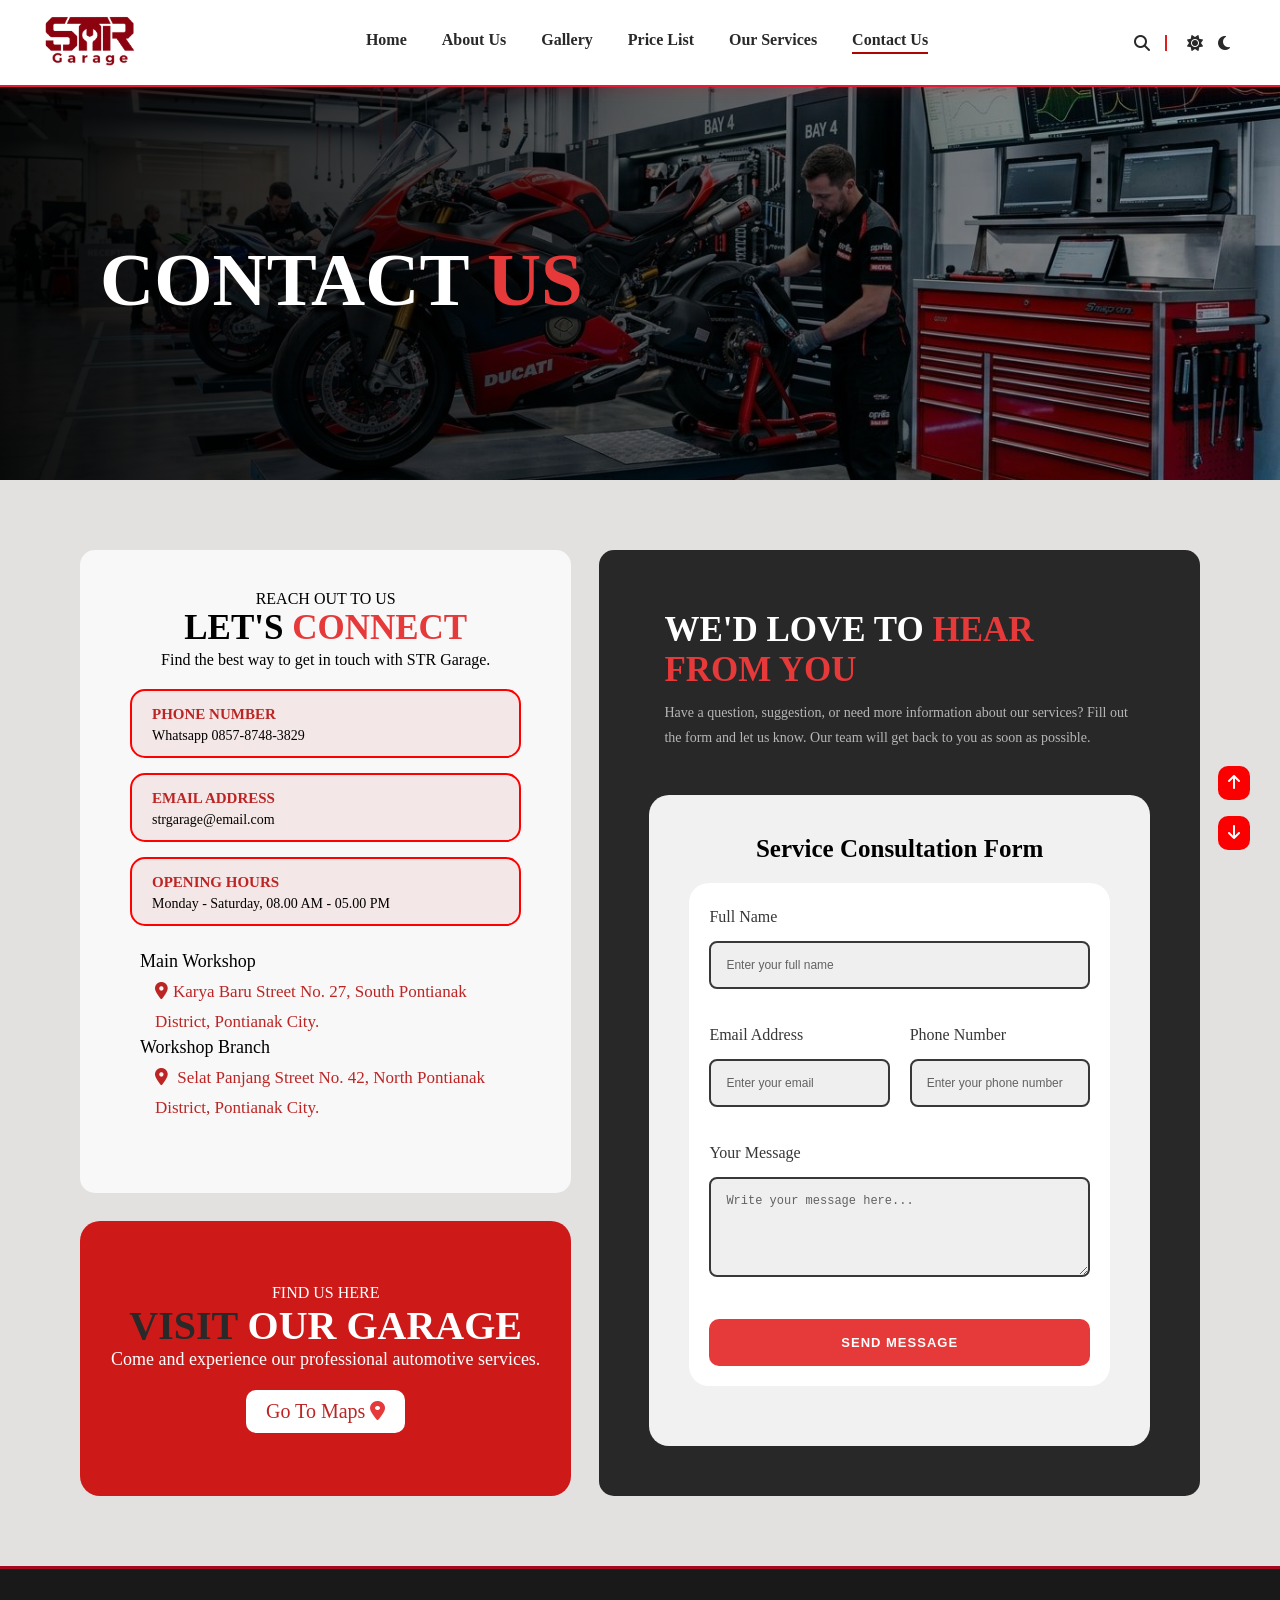
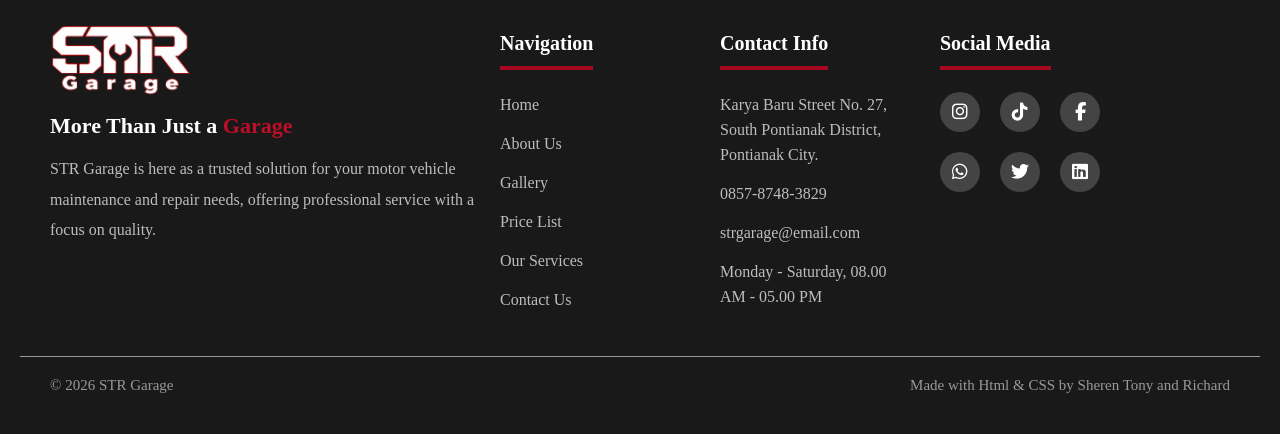
<file: pages/contact.html>
<!doctype html>
<html lang="en">
    <head>
        <meta charset="UTF-8" />
        <meta name="viewport" content="width=device-width, initial-scale=1.0" />
        <title>Contact Us - STR Garage</title>
        <link rel="stylesheet" href="../styles/contact.css" />
        <link rel="stylesheet" href="../styles/global.css" />
        <link
            rel="stylesheet"
            href="https://cdnjs.cloudflare.com/ajax/libs/font-awesome/6.5.2/css/all.min.css"
        />
    </head>
    <body>
        <header>
            <div class="header-container">
                <a href="../index.html"><img
                    src="../assets/images/logo/logo.png"
                    alt="STR Garage"
                    class="logo"
                /></a>
                <nav class="navbar">
                    <a href="../index.html" >Home</a>
                    <a href="about.html">About Us</a>
                    <a href="gallery.html">Gallery</a>
                    <a href="pricing.html">Price List</a>
                    <a href="products.html">Our Services</a>
                    <a class="active" href="contact.html">Contact Us</a>
                </nav>
                <nav class="nav-icon">
                    <i class="fa fa-search"></i>
                    <i class="fa fa-sun"></i>
                    <i class="fa fa-moon"></i>
                </nav>
            </div>
        </header>

        <main>
            <section id="top">
                <a href="#top"><i class="fa fa-arrow-up"></i></a>
            </section>
            <section class="contact-hero">
                <div class="hero-content">
                    <h1>CONTACT <span>US</span></h1>
                </div>
            </section>

            <div class="info">
                <section class="info-main">
                    <section class="contact-info">
                        <div class="section-heading">
                            <span>REACH OUT TO US</span>
                            <h2>LET'S <span>CONNECT</span></h2>
                            <p>
                                Find the best way to get in touch with STR
                                Garage.
                            </p>
                        </div>

                        <div class="info-container">
                            <div class="info-location location-card">
                                <h4 class="office">Main Workshop</h4>
                                <p>
                                    <i class="fa fa-location-dot"></i>Karya Baru
                                    Street No. 27, South Pontianak District,
                                    Pontianak City.
                                </p>

                                <h4 class="office">Workshop Branch</h4>
                                <p>
                                    <i class="fa fa-location-dot"></i>
                                    Selat Panjang Street No. 42, North Pontianak
                                    District, Pontianak City.
                                </p>
                            </div>

                            <div class="info-card phone-card">
                                <h4>PHONE NUMBER</h4>
                                <p>Whatsapp 0857-8748-3829</p>
                            </div>

                            <div class="info-card email-card">
                                <h4>EMAIL ADDRESS</h4>
                                <p>strgarage@email.com</p>
                            </div>

                            <div class="info-card hour-card">
                                <h4>OPENING HOURS</h4>
                                <p>Monday - Saturday, 08.00 AM - 05.00 PM</p>
                            </div>
                        </div>
                    </section>

                    <section class="location-section">
                        <div class="section-heading">
                            <span>FIND US HERE</span>
                            <h2>VISIT <span>OUR GARAGE</span></h2>
                            <p>
                                Come and experience our professional automotive
                                services.
                            </p>
                        </div>
                        <div class="location-btn">
                            <a
                                href="https://www.google.com/maps/@-0.016384,109.3435392,14z?entry=ttu&g_ep=EgoyMDI2MTEyMi4wIKXMDSoASAFQAw%3D%3D"
                                >Go To Maps
                                <span><i class="fa fa-location-dot"></i></span
                            ></a>
                        </div>
                    </section>

                    <section class="contact-form-section">
                        <div class="form-description">
                            <h2>WE'D LOVE TO <span>HEAR FROM YOU</span></h2>
                            <p>
                                Have a question, suggestion, or need more
                                information about our services? Fill out the
                                form and let us know. Our team will get back to
                                you as soon as possible.
                            </p>
                        </div>

                        <section class="form-card">
                            <div class="form-note">
                                <h3>Service Consultation Form</h3>
                            </div>

                            <div class="form-container">
                                <form action="">
                                    <div class="input-group">
                                        <label for="name">Full Name</label>
                                        <input
                                            type="text"
                                            id="name"
                                            name="name"
                                            placeholder="Enter your full name"
                                            required
                                        />
                                    </div>

                                    <div class="input-row">
                                        <div class="input-group">
                                            <label for="email"
                                                >Email Address</label
                                            >
                                            <input
                                                type="email"
                                                id="email"
                                                name="email"
                                                placeholder="Enter your email"
                                                required
                                            />
                                        </div>

                                        <div class="input-group">
                                            <label for="phone"
                                                >Phone Number</label
                                            >
                                            <input
                                                type="tel"
                                                id="phone"
                                                name="phone"
                                                placeholder="Enter your phone number"
                                                required
                                            />
                                        </div>
                                    </div>

                                    <div class="input-group">
                                        <label for="message"
                                            >Your Message</label
                                        >
                                        <textarea
                                            id="message"
                                            name="message"
                                            placeholder="Write your message here..."
                                        ></textarea>
                                    </div>

                                    <button type="submit" class="submit-btn">
                                        SEND MESSAGE
                                    </button>
                                </form>
                            </div>
                        </section>
                    </section>
                </section>
            </div>

            <div class="space"></div>

            <section id="bottom">
                <a href="#bottom"><i class="fa fa-arrow-down"></i></a>
            </section>
        </main>

        <footer>
            <div class="footer-container">
                <div class="footer-brand">
                    <a href="../index.html"
                        ><img
                            src="../assets/images/logo/logo2.png"
                            alt="STR Garage"
                    /></a>

                    <div class="footer-slogan">
                        <h2>
                            More Than Just a
                            <span>Garage</span>
                        </h2>
                    </div>

                    <p>
                        STR Garage is here as a trusted solution for your motor
                        vehicle maintenance and repair needs, offering
                        professional service with a focus on quality.
                    </p>
                </div>

                <div class="footer-column">
                    <h3>Navigation</h3>
                    <ul>
                        <li><a href="../index.html">Home</a></li>
                        <li><a href="about.html">About Us</a></li>
                        <li><a href="gallery.html">Gallery</a></li>
                        <li><a href="pricing.html">Price List</a></li>
                        <li><a href="products.html">Our Services</a></li>
                        <li><a href="contact.html">Contact Us</a></li>
                    </ul>
                </div>

                <div class="footer-column">
                    <h3>Contact Info</h3>
                    <ul>
                        <li>
                            Karya Baru Street No. 27, South Pontianak District,
                            Pontianak City.
                        </li>
                        <li>0857-8748-3829</li>
                        <li>strgarage@email.com</li>
                        <li>Monday - Saturday, 08.00 AM - 05.00 PM</li>
                    </ul>
                </div>

                <div class="footer-column">
                    <h3>Social Media</h3>
                    <div class="social-media">
                        <a href="https://www.instagram.com/tonaja.a"
                            ><i class="fa-brands fa-instagram"></i
                        ></a>
                        <a href="https://www.tiktok.com/@sheren.sherej"
                            ><i class="fa-brands fa-tiktok"></i
                        ></a>
                        <a href="https://www.facebook.com/"
                            ><i class="fa-brands fa-facebook-f"></i
                        ></a>
                        <a href="https://wa.me/6285787483829"
                            ><i class="fa-brands fa-whatsapp"></i
                        ></a>
                        <a href="https://x.com/home"
                            ><i class="fa-brands fa-twitter"></i
                        ></a>
                        <a
                            href="https://www.linkedin.com/in/foremtya-sheren-284002435/"
                            ><i class="fa-brands fa-linkedin"></i
                        ></a>
                    </div>
                </div>
            </div>

            <div class="footer-bottom">
                <p>© 2026 STR Garage</p>
                <p>Made with Html & CSS by Sheren Tony and Richard</p>
            </div>
        </footer>
    </body>
</html>
</file>
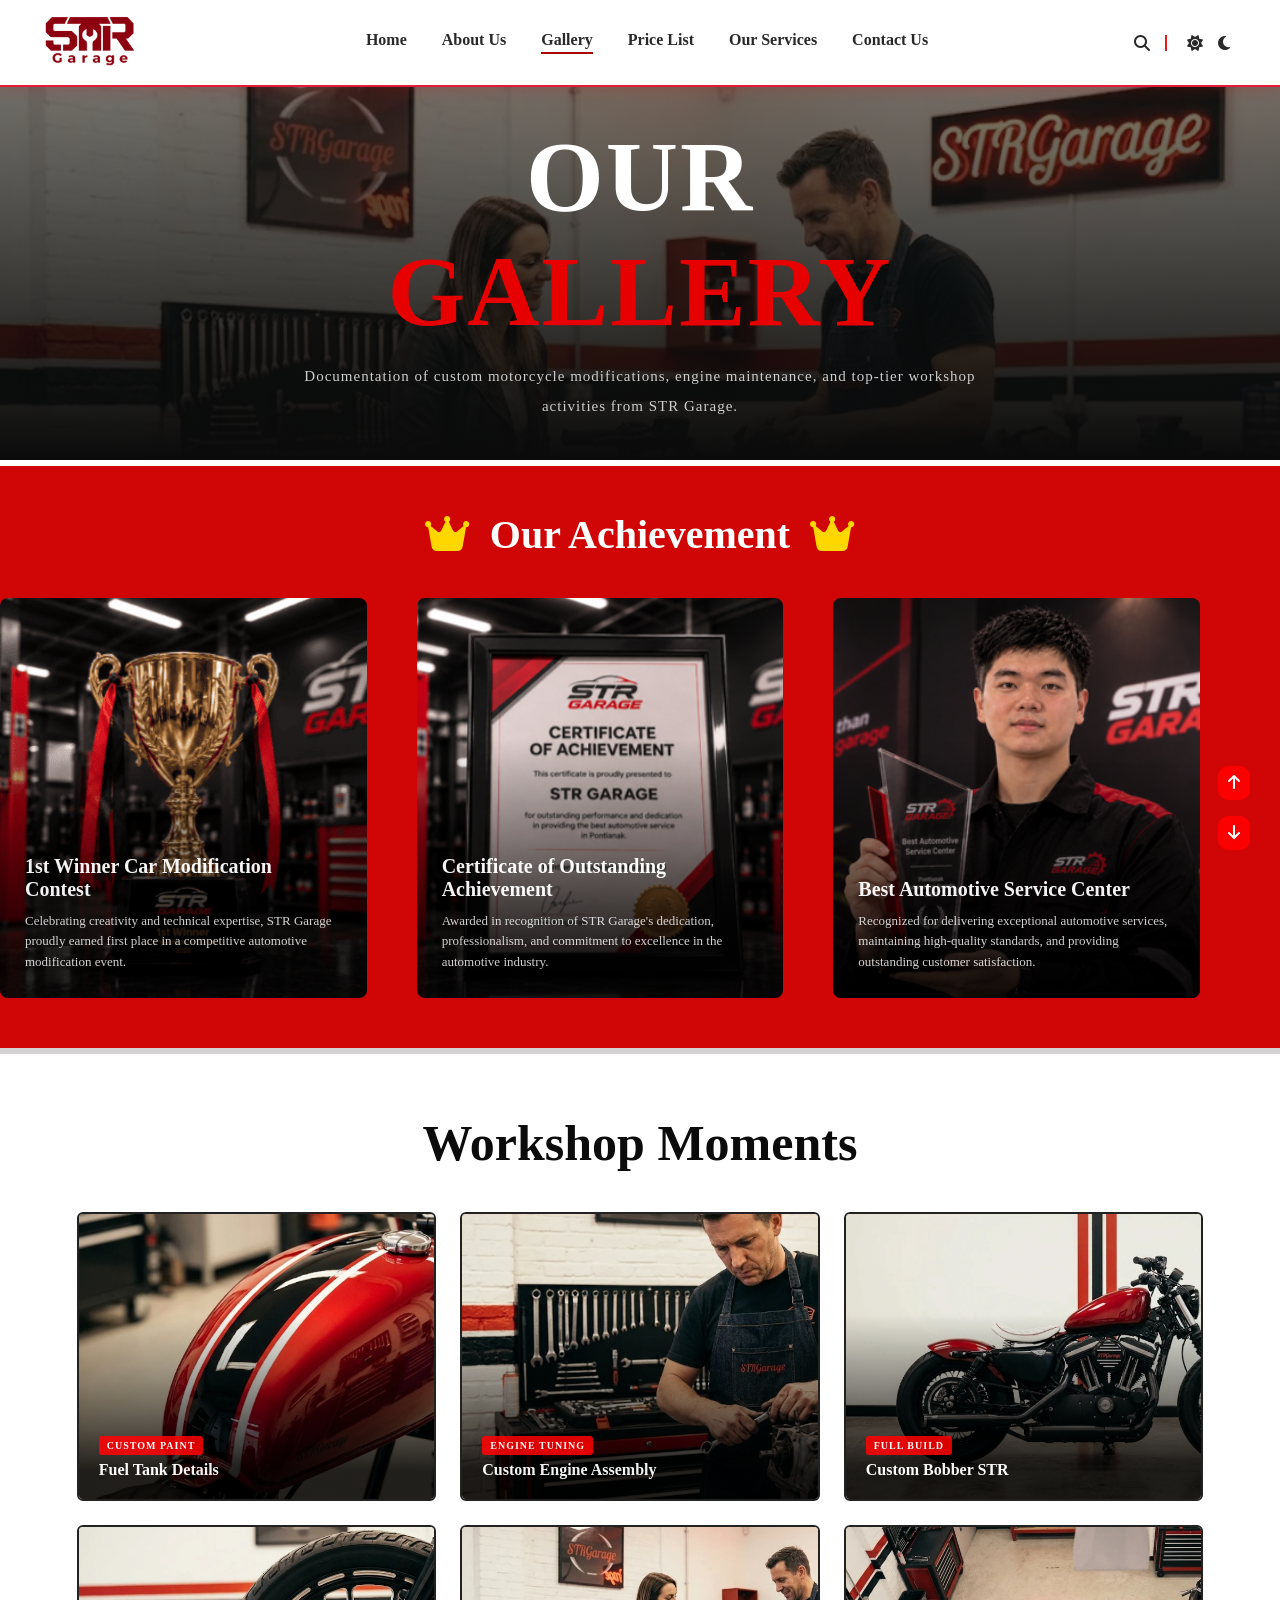
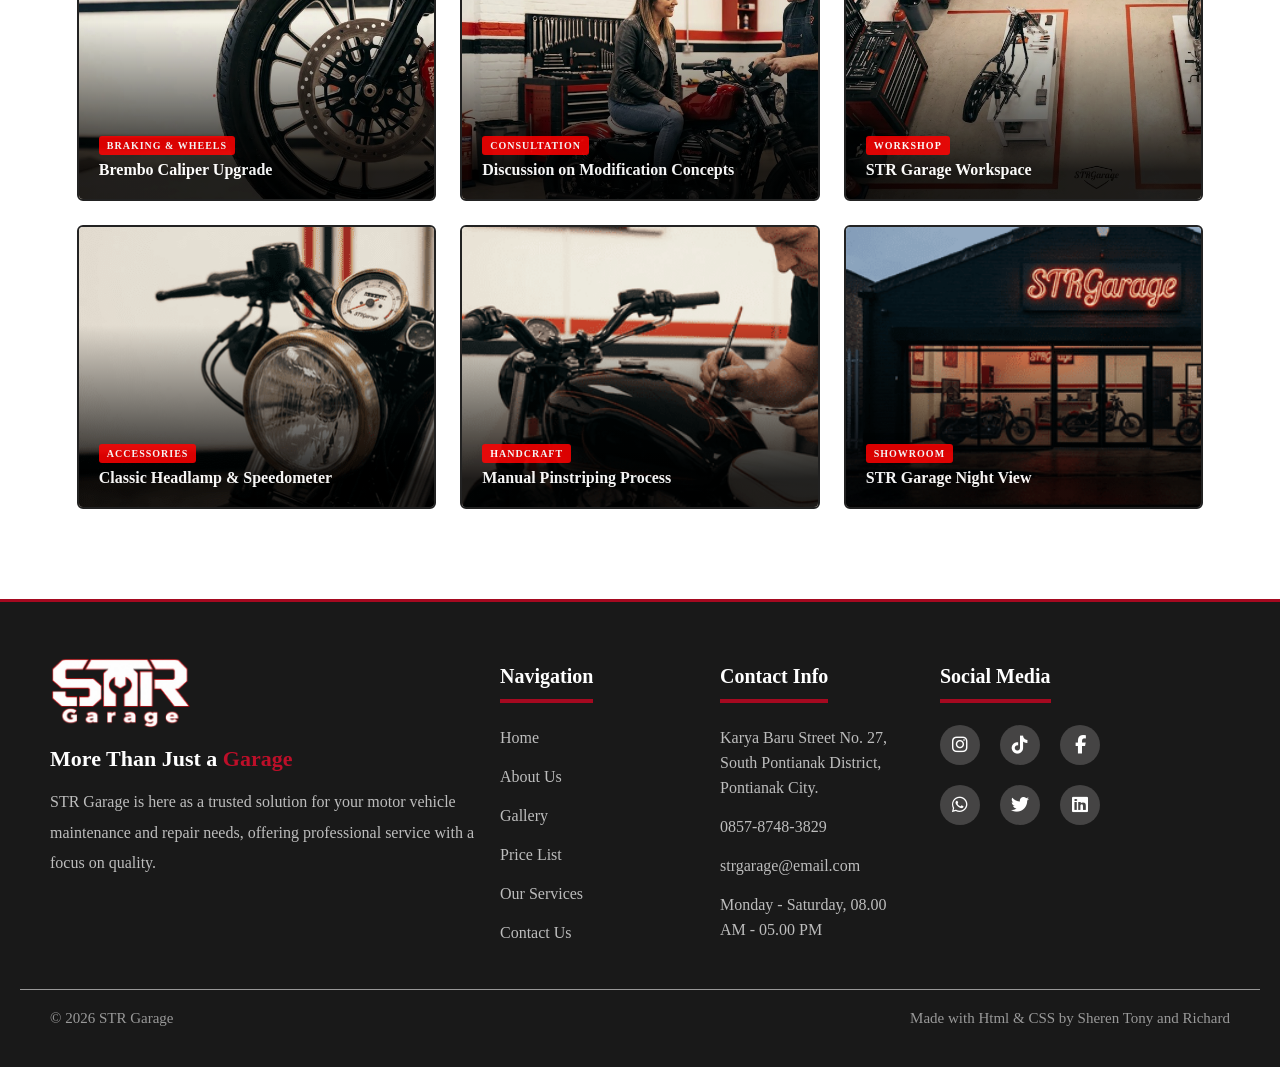
<file: pages/gallery.html>
<!doctype html>
<html lang="en">
    <head>
        <meta charset="UTF-8" />
        <meta name="viewport" content="width=device-width, initial-scale=1.0" />
        <title>Gallery - STR Garage</title>
        <link
            rel="stylesheet"
            href="https://cdnjs.cloudflare.com/ajax/libs/font-awesome/6.5.2/css/all.min.css"
        />
        <link rel="stylesheet" href="../styles/gallery.css" />
        <link rel="stylesheet" href="../styles/global.css" />
    </head>
    <body>
        <header>
            <div class="header-container">
                <a href="../index.html"><img
                    src="../assets/images/logo/logo.png"
                    alt="STR Garage"
                    class="logo"
                /></a>
                <nav class="navbar">
                    <a href="../index.html" >Home</a>
                    <a href="about.html">About Us</a>
                    <a class="active" href="gallery.html">Gallery</a>
                    <a href="pricing.html">Price List</a>
                    <a href="products.html">Our Services</a>
                    <a href="contact.html">Contact Us</a>
                </nav>
                <nav class="nav-icon">
                    <i class="fa fa-search"></i>
                    <i class="fa fa-sun"></i>
                    <i class="fa fa-moon"></i>
                </nav>
            </div>
        </header>

        <main>
            <section id="top">
                <a href="#top"><i class="fa fa-arrow-up"></i></a>
            </section>
            <section class="hero-gallery">
                <div class="hero-overlay"></div>
                <div class="hero-content">
                    <h1>OUR <span class="highlight">GALLERY</span></h1>
                    <p>
                        Documentation of custom motorcycle modifications, engine
                        maintenance, and top-tier workshop activities from
                        STR Garage.
                    </p>
                </div>
            </section>

            <section class="achievement-section">
              
              <h2><i class="fa-solid fa-crown"></i> Our Achievement <i class="fa-solid fa-crown"></i></h2>
                <div class="achievement-grid">
                    <div class="a-item">
                        <img
                            src="../assets/images/about/trophy.jpg"
                            alt="First place championship trophy"
                        />
                        <div class="gallery-caption">
                            <h3>1st Winner Car Modification Contest</h3>
                            <p>
                                Celebrating creativity and technical expertise,
                                STR Garage proudly earned first place in a
                                competitive automotive modification event.
                            </p>
                        </div>
                    </div>

                    <div class="a-item">
                        <img
                            src="../assets/images/about/award-certificate..jpg"
                            alt="Official award certificate"
                        />
                        <div class="gallery-caption">
                            <h3>Certificate of Outstanding Achievement</h3>
                            <p>
                                Awarded in recognition of STR Garage's
                                dedication, professionalism, and commitment to
                                excellence in the automotive industry.
                            </p>
                        </div>
                    </div>

                    <div class="a-item">
                        <img
                            src="../assets/images/about/ceo-award.jpg"
                            alt="CEO receiving an award"
                        />
                        <div class="gallery-caption">
                            <h3>Best Automotive Service Center</h3>
                            <p>
                                Recognized for delivering exceptional automotive
                                services, maintaining high-quality standards,
                                and providing outstanding customer satisfaction.
                            </p>
                        </div>
                    </div>
                </div>
                
            </section>

            <section id="gallery" class="gallery-section">
              <h2>Workshop Moments</h2>
                <div class="container">
                    <div class="gallery-grid">
                        <div class="gallery-item">
                            <img
                                src="../assets/images/gallery/fuel.jpg"
                                alt="Fuel Tank Details"
                            />
                            <div class="gallery-caption">
                                <span class="tag">CUSTOM PAINT</span>
                                <h3>Fuel Tank Details</h3>
                            </div>
                        </div>

                        <div class="gallery-item">
                            <img
                                src="../assets/images/gallery/mechanic.jpg"
                                alt="Mechanic at Work"
                            />
                            <div class="gallery-caption">
                                <span class="tag">ENGINE TUNING</span>
                                <h3>Custom Engine Assembly</h3>
                            </div>
                        </div>

                        <div class="gallery-item">
                            <img
                                src="../assets/images/gallery/custom-bobber.jpg"
                                alt="Custom Bobber Motorcycle"
                            />
                            <div class="gallery-caption">
                                <span class="tag">FULL BUILD</span>
                                <h3>Custom Bobber STR</h3>
                            </div>
                        </div>

                        <div class="gallery-item">
                            <img
                                src="../assets/images/gallery/wheel.jpg"
                                alt="Front Wheel & Brembo Details"
                            />
                            <div class="gallery-caption">
                                <span class="tag">BRAKING & WHEELS</span>
                                <h3>Brembo Caliper Upgrade</h3>
                            </div>
                        </div>

                        <div class="gallery-item">
                            <img
                                src="../assets/images/gallery/costumer.jpg"
                                alt="Customer and Mechanic Consultation"
                            />
                            <div class="gallery-caption">
                                <span class="tag">CONSULTATION</span>
                                <h3>Discussion on Modification Concepts</h3>
                            </div>
                        </div>

                        <div class="gallery-item">
                            <img
                                src="../assets/images/gallery/workspace.jpg"
                                alt="Garage Workspace"
                            />
                            <div class="gallery-caption">
                                <span class="tag">WORKSHOP</span>
                                <h3>STR Garage Workspace</h3>
                            </div>
                        </div>

                        <div class="gallery-item">
                            <img
                                src="../assets/images/gallery/headlamp.png"
                                alt="Vintage Headlight Detail"
                            />
                            <div class="gallery-caption">
                                <span class="tag">ACCESSORIES</span>
                                <h3>Classic Headlamp & Speedometer</h3>
                            </div>
                        </div>

                        <div class="gallery-item">
                            <img
                                src="../assets/images/gallery/pinstripe.png"
                                alt="Pinstripe Artist"
                            />
                            <div class="gallery-caption">
                                <span class="tag">HANDCRAFT</span>
                                <h3>Manual Pinstriping Process</h3>
                            </div>
                        </div>

                        <div class="gallery-item">
                            <img
                                src="../assets/images/gallery/exterior.png"
                                alt="Garage Exterior at Night"
                            />
                            <div class="gallery-caption">
                                <span class="tag">SHOWROOM</span>
                                <h3>STR Garage Night View</h3>
                            </div>
                        </div>
                    </div>
                </div>
            </section>
            <section id="bottom">
                <a href="#bottom"><i class="fa fa-arrow-down"></i></a>
            </section>
        </main>

       <footer>
            <div class="footer-container">
                <div class="footer-brand">
                    <a href="../index.html"
                        ><img
                            src="../assets/images/logo/logo2.png"
                            alt="STR Garage"
                    /></a>

                    <div class="footer-slogan">
                        <h2>
                            More Than Just a
                            <span>Garage</span>
                        </h2>
                    </div>

                    <p>
                        STR Garage is here as a trusted solution for your motor
                        vehicle maintenance and repair needs, offering
                        professional service with a focus on quality.
                    </p>
                </div>

                <div class="footer-column">
                    <h3>Navigation</h3>
                    <ul>
                        <li><a href="../index.html">Home</a></li>
                        <li><a href="about.html">About Us</a></li>
                        <li><a href="gallery.html">Gallery</a></li>
                        <li><a href="pricing.html">Price List</a></li>
                        <li><a href="products.html">Our Services</a></li>
                        <li><a href="contact.html">Contact Us</a></li>
                    </ul>
                </div>

                <div class="footer-column">
                    <h3>Contact Info</h3>
                    <ul>
                        <li>
                            Karya Baru Street No. 27, South Pontianak District,
                            Pontianak City.
                        </li>
                        <li>0857-8748-3829</li>
                        <li>strgarage@email.com</li>
                        <li>Monday - Saturday, 08.00 AM - 05.00 PM</li>
                    </ul>
                </div>

                <div class="footer-column">
                    <h3>Social Media</h3>
                    <div class="social-media">
                        <a href="https://www.instagram.com/tonaja.a"
                            ><i class="fa-brands fa-instagram"></i
                        ></a>
                        <a href="https://www.tiktok.com/@sheren.sherej"
                            ><i class="fa-brands fa-tiktok"></i
                        ></a>
                        <a href="https://www.facebook.com/"
                            ><i class="fa-brands fa-facebook-f"></i
                        ></a>
                        <a href="https://wa.me/6285787483829"
                            ><i class="fa-brands fa-whatsapp"></i
                        ></a>
                        <a href="https://x.com/home"
                            ><i class="fa-brands fa-twitter"></i
                        ></a>
                        <a
                            href="https://www.linkedin.com/in/foremtya-sheren-284002435/"
                            ><i class="fa-brands fa-linkedin"></i
                        ></a>
                    </div>
                </div>
            </div>

            <div class="footer-bottom">
                <p>© 2026 STR Garage</p>
                <p>Made with Html & CSS by Sheren Tony and Richard</p>
            </div>
        </footer>
    </body>
</html>
</file>
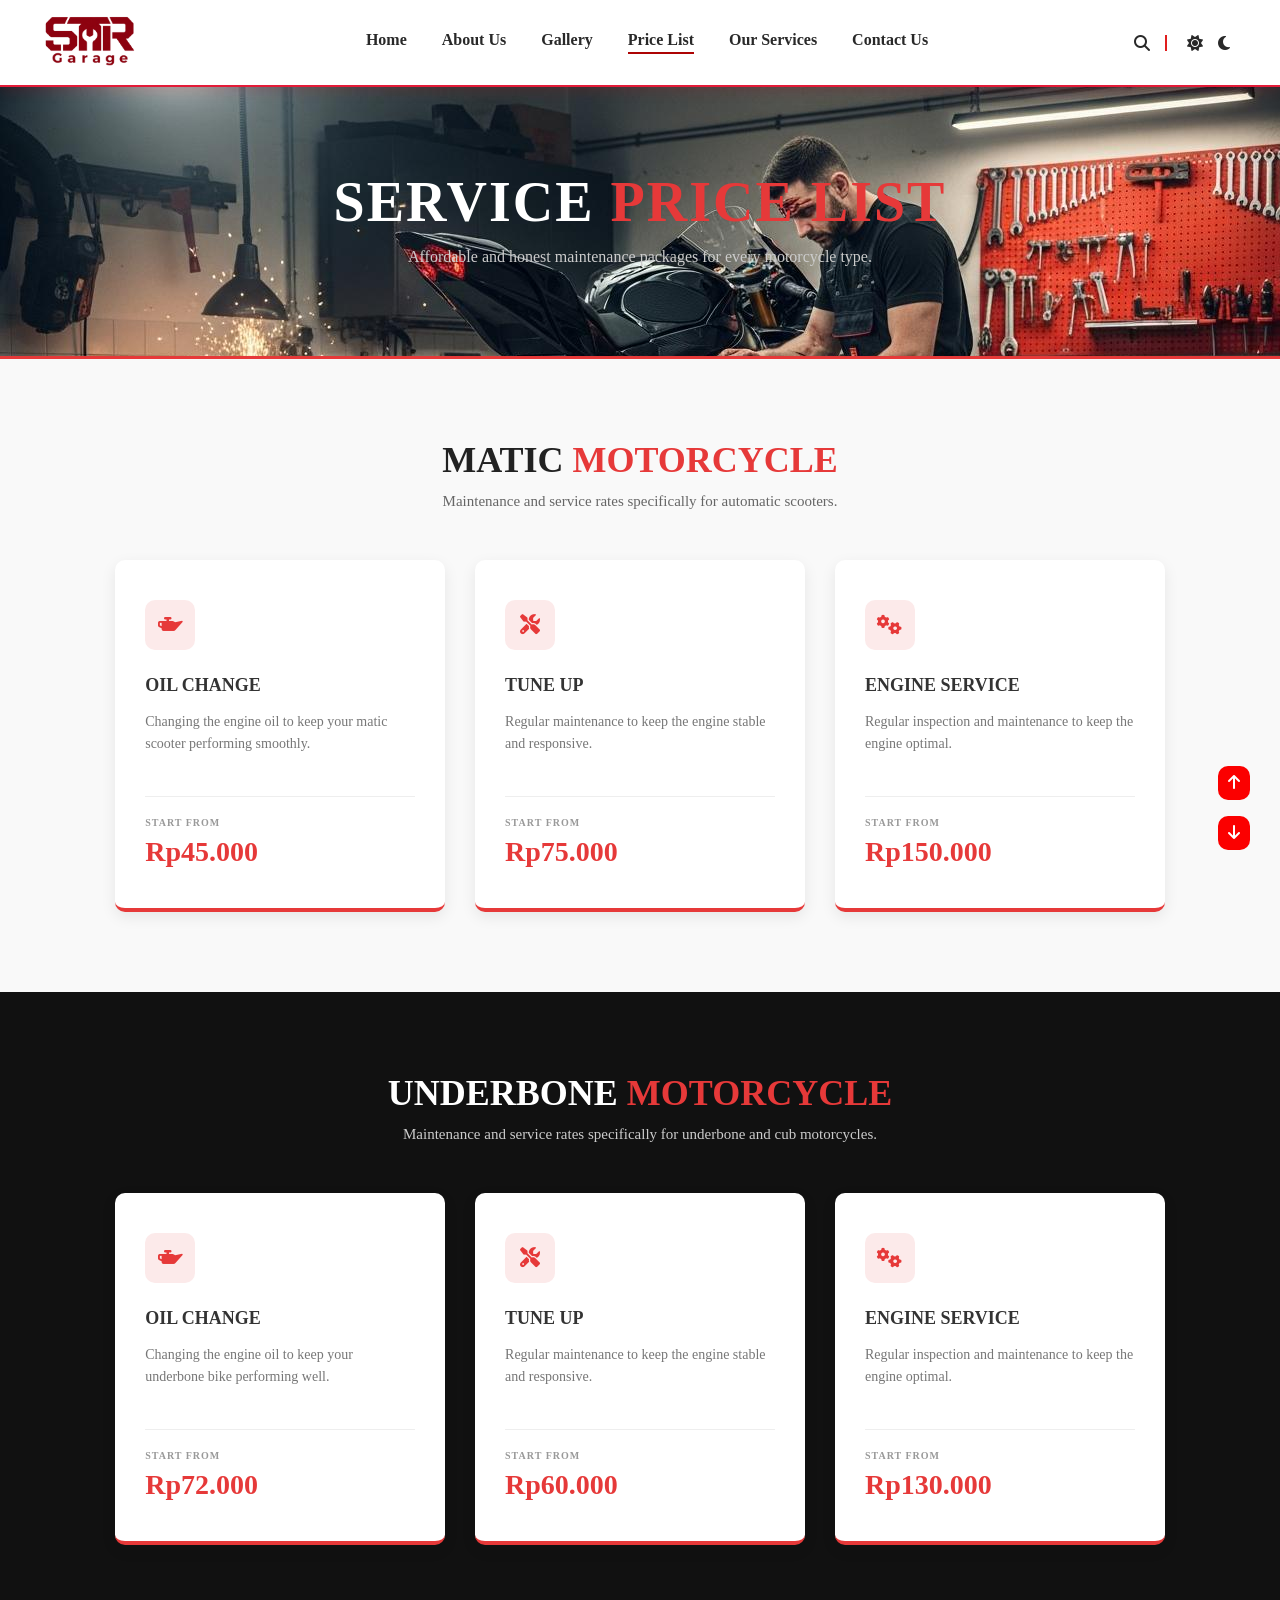
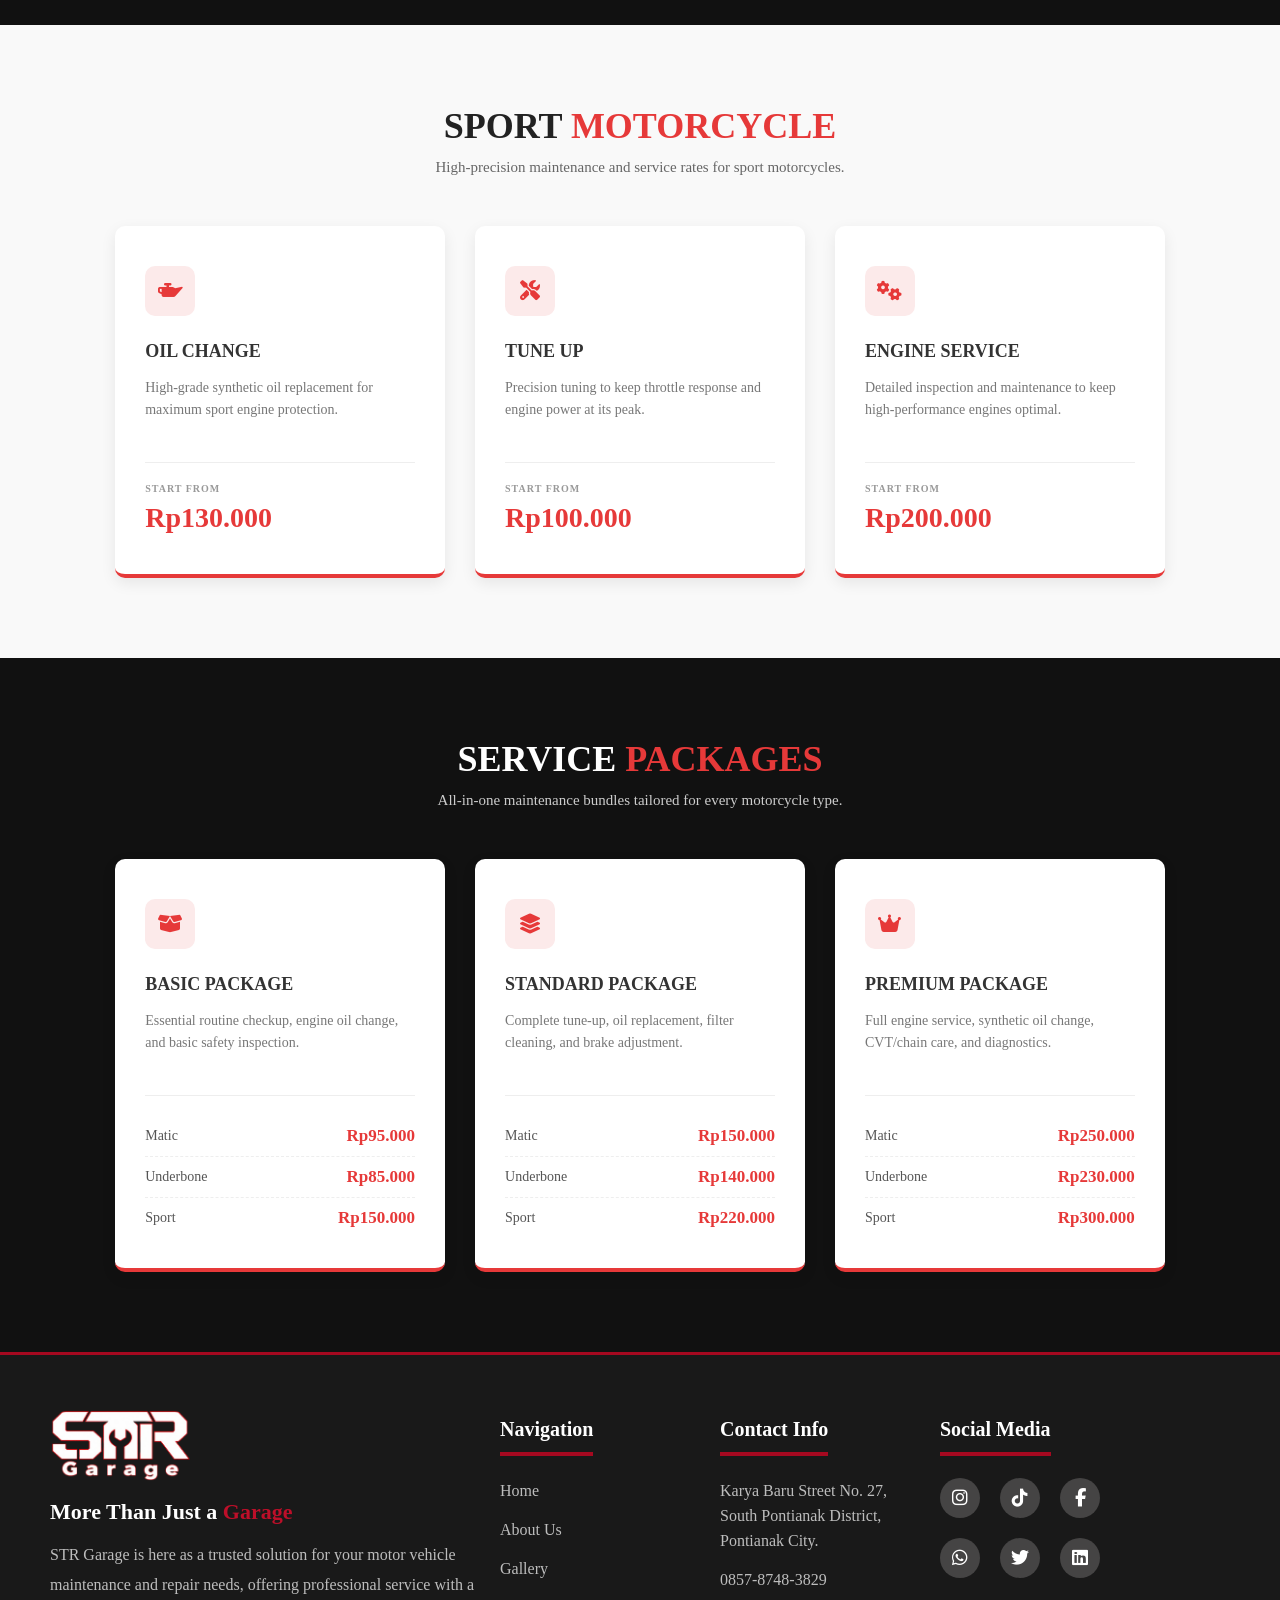
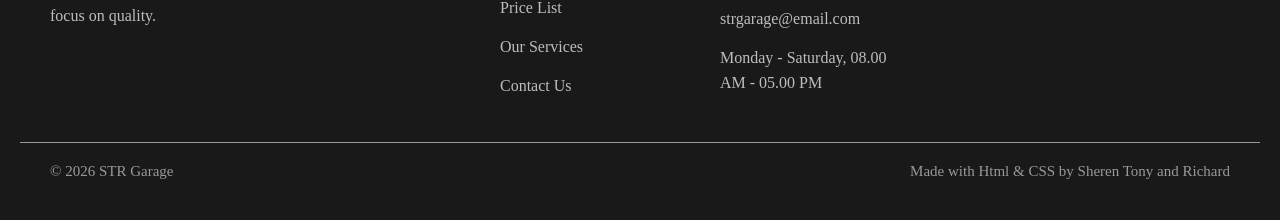
<file: pages/pricing.html>
<!doctype html>
<html lang="en">
    <head>
        <meta charset="UTF-8" />
        <meta name="viewport" content="width=device-width, initial-scale=1.0" />
        <title>Pricing - STR Garage</title>
        <link rel="stylesheet" href="../styles/global.css" />
        <link rel="stylesheet" href="../styles/pricing.css" />
        <link
            rel="stylesheet"
            href="https://cdnjs.cloudflare.com/ajax/libs/font-awesome/6.5.2/css/all.min.css"
        />
    </head>

    <body>
        <header>
            <div class="header-container">
                <a href="../index.html"
                    ><img
                        src="../assets/images/logo/logo.png"
                        alt="STR Garage"
                        class="logo"
                /></a>
                <nav class="navbar">
                    <a href="../index.html">Home</a>
                    <a href="about.html">About Us</a>
                    <a href="gallery.html">Gallery</a>
                    <a class="active" href="pricing.html">Price List</a>
                    <a href="products.html">Our Services</a>
                    <a href="contact.html">Contact Us</a>
                </nav>
                <nav class="nav-icon">
                    <i class="fa fa-search"></i>
                    <i class="fa fa-sun"></i>
                    <i class="fa fa-moon"></i>
                </nav>
            </div>
        </header>

        <main>
            <section id="top">
                <a href="#top"><i class="fa fa-arrow-up"></i></a>
            </section>

            <section class="pricing-hero">
                <div class="hero-content">
                    <h1>SERVICE <span>PRICE LIST</span></h1>
                    <p>
                        Affordable and honest maintenance packages for every
                        motorcycle type.
                    </p>
                </div>
            </section>

            <section class="pricing-category">
                <div class="section-heading">
                    <h2>MATIC <span>MOTORCYCLE</span></h2>
                    <p>
                        Maintenance and service rates specifically for automatic
                        scooters.
                    </p>
                </div>

                <div class="packages-grid">
                    <article class="package-card">
                        <div class="card-icon">
                            <i class="fa-solid fa-oil-can"></i>
                        </div>
                        <h3 class="card-title">OIL CHANGE</h3>
                        <p class="card-desc">
                            Changing the engine oil to keep your matic scooter
                            performing smoothly.
                        </p>
                        <hr class="card-divider" />
                        <span class="price-label">START FROM</span>
                        <p class="card-price">Rp45.000</p>
                    </article>

                    <article class="package-card">
                        <div class="card-icon">
                            <i class="fa-solid fa-tools"></i>
                        </div>
                        <h3 class="card-title">TUNE UP</h3>
                        <p class="card-desc">
                            Regular maintenance to keep the engine stable and
                            responsive.
                        </p>
                        <hr class="card-divider" />
                        <span class="price-label">START FROM</span>
                        <p class="card-price">Rp75.000</p>
                    </article>

                    <article class="package-card">
                        <div class="card-icon">
                            <i class="fa-solid fa-cogs"></i>
                        </div>
                        <h3 class="card-title">ENGINE SERVICE</h3>
                        <p class="card-desc">
                            Regular inspection and maintenance to keep the
                            engine optimal.
                        </p>
                        <hr class="card-divider" />
                        <span class="price-label">START FROM</span>
                        <p class="card-price">Rp150.000</p>
                    </article>
                </div>
            </section>

            <section class="pricing-category dark-bg">
                <div class="section-heading">
                    <h2>UNDERBONE <span>MOTORCYCLE</span></h2>
                    <p>
                        Maintenance and service rates specifically for underbone
                        and cub motorcycles.
                    </p>
                </div>

                <div class="packages-grid">
                    <article class="package-card">
                        <div class="card-icon">
                            <i class="fa-solid fa-oil-can"></i>
                        </div>
                        <h3 class="card-title">OIL CHANGE</h3>
                        <p class="card-desc">
                            Changing the engine oil to keep your underbone bike
                            performing well.
                        </p>
                        <hr class="card-divider" />
                        <span class="price-label">START FROM</span>
                        <p class="card-price">Rp72.000</p>
                    </article>

                    <article class="package-card">
                        <div class="card-icon">
                            <i class="fa-solid fa-tools"></i>
                        </div>
                        <h3 class="card-title">TUNE UP</h3>
                        <p class="card-desc">
                            Regular maintenance to keep the engine stable and
                            responsive.
                        </p>
                        <hr class="card-divider" />
                        <span class="price-label">START FROM</span>
                        <p class="card-price">Rp60.000</p>
                    </article>

                    <article class="package-card">
                        <div class="card-icon">
                            <i class="fa-solid fa-cogs"></i>
                        </div>
                        <h3 class="card-title">ENGINE SERVICE</h3>
                        <p class="card-desc">
                            Regular inspection and maintenance to keep the
                            engine optimal.
                        </p>
                        <hr class="card-divider" />
                        <span class="price-label">START FROM</span>
                        <p class="card-price">Rp130.000</p>
                    </article>
                </div>
            </section>

            <section class="pricing-category">
                <div class="section-heading">
                    <h2>SPORT <span>MOTORCYCLE</span></h2>
                    <p>
                        High-precision maintenance and service rates for sport
                        motorcycles.
                    </p>
                </div>

                <div class="packages-grid">
                    <article class="package-card">
                        <div class="card-icon">
                            <i class="fa-solid fa-oil-can"></i>
                        </div>
                        <h3 class="card-title">OIL CHANGE</h3>
                        <p class="card-desc">
                            High-grade synthetic oil replacement for maximum
                            sport engine protection.
                        </p>
                        <hr class="card-divider" />
                        <span class="price-label">START FROM</span>
                        <p class="card-price">Rp130.000</p>
                    </article>

                    <article class="package-card">
                        <div class="card-icon">
                            <i class="fa-solid fa-tools"></i>
                        </div>
                        <h3 class="card-title">TUNE UP</h3>
                        <p class="card-desc">
                            Precision tuning to keep throttle response and
                            engine power at its peak.
                        </p>
                        <hr class="card-divider" />
                        <span class="price-label">START FROM</span>
                        <p class="card-price">Rp100.000</p>
                    </article>

                    <article class="package-card">
                        <div class="card-icon">
                            <i class="fa-solid fa-cogs"></i>
                        </div>
                        <h3 class="card-title">ENGINE SERVICE</h3>
                        <p class="card-desc">
                            Detailed inspection and maintenance to keep
                            high-performance engines optimal.
                        </p>
                        <hr class="card-divider" />
                        <span class="price-label">START FROM</span>
                        <p class="card-price">Rp200.000</p>
                    </article>
                </div>
            </section>

            <section class="pricing-category dark-bg">
                <div class="section-heading">
                    <h2>SERVICE <span>PACKAGES</span></h2>
                    <p>
                        All-in-one maintenance bundles tailored for every
                        motorcycle type.
                    </p>
                </div>

                <div class="packages-grid">
                    <article class="package-card">
                        <div class="card-icon">
                            <i class="fa-solid fa-box-open"></i>
                        </div>
                        <h3 class="card-title">BASIC PACKAGE</h3>
                        <p class="card-desc">
                            Essential routine checkup, engine oil change, and
                            basic safety inspection.
                        </p>
                        <hr class="card-divider" />
                        <ul class="package-rates-list">
                            <li>
                                <span>Matic</span> <strong>Rp95.000</strong>
                            </li>
                            <li>
                                <span>Underbone</span> <strong>Rp85.000</strong>
                            </li>
                            <li>
                                <span>Sport</span> <strong>Rp150.000</strong>
                            </li>
                        </ul>
                    </article>

                    <article class="package-card">
                        <div class="card-icon">
                            <i class="fa-solid fa-layer-group"></i>
                        </div>
                        <h3 class="card-title">STANDARD PACKAGE</h3>
                        <p class="card-desc">
                            Complete tune-up, oil replacement, filter cleaning,
                            and brake adjustment.
                        </p>
                        <hr class="card-divider" />
                        <ul class="package-rates-list">
                            <li>
                                <span>Matic</span> <strong>Rp150.000</strong>
                            </li>
                            <li>
                                <span>Underbone</span>
                                <strong>Rp140.000</strong>
                            </li>
                            <li>
                                <span>Sport</span> <strong>Rp220.000</strong>
                            </li>
                        </ul>
                    </article>

                    <article class="package-card">
                        <div class="card-icon">
                            <i class="fa-solid fa-crown"></i>
                        </div>
                        <h3 class="card-title">PREMIUM PACKAGE</h3>
                        <p class="card-desc">
                            Full engine service, synthetic oil change, CVT/chain
                            care, and diagnostics.
                        </p>
                        <hr class="card-divider" />
                        <ul class="package-rates-list">
                            <li>
                                <span>Matic</span> <strong>Rp250.000</strong>
                            </li>
                            <li>
                                <span>Underbone</span>
                                <strong>Rp230.000</strong>
                            </li>
                            <li>
                                <span>Sport</span> <strong>Rp300.000</strong>
                            </li>
                        </ul>
                    </article>
                </div>
            </section>

            <section id="bottom">
                <a href="#bottom"><i class="fa fa-arrow-down"></i></a>
            </section>
        </main>

        <footer>
            <div class="footer-container">
                <div class="footer-brand">
                    <a href="../index.html"
                        ><img
                            src="../assets/images/logo/logo2.png"
                            alt="STR Garage"
                    /></a>

                    <div class="footer-slogan">
                        <h2>
                            More Than Just a
                            <span>Garage</span>
                        </h2>
                    </div>

                    <p>
                        STR Garage is here as a trusted solution for your motor
                        vehicle maintenance and repair needs, offering
                        professional service with a focus on quality.
                    </p>
                </div>

                <div class="footer-column">
                    <h3>Navigation</h3>
                    <ul>
                        <li><a href="../index.html">Home</a></li>
                        <li><a href="about.html">About Us</a></li>
                        <li><a href="gallery.html">Gallery</a></li>
                        <li><a href="pricing.html">Price List</a></li>
                        <li><a href="products.html">Our Services</a></li>
                        <li><a href="contact.html">Contact Us</a></li>
                    </ul>
                </div>

                <div class="footer-column">
                    <h3>Contact Info</h3>
                    <ul>
                        <li>
                            Karya Baru Street No. 27, South Pontianak District,
                            Pontianak City.
                        </li>
                        <li>0857-8748-3829</li>
                        <li>strgarage@email.com</li>
                        <li>Monday - Saturday, 08.00 AM - 05.00 PM</li>
                    </ul>
                </div>

                <div class="footer-column">
                    <h3>Social Media</h3>
                    <div class="social-media">
                        <a href="https://www.instagram.com/tonaja.a"
                            ><i class="fa-brands fa-instagram"></i
                        ></a>
                        <a href="https://www.tiktok.com/@sheren.sherej"
                            ><i class="fa-brands fa-tiktok"></i
                        ></a>
                        <a href="https://www.facebook.com/"
                            ><i class="fa-brands fa-facebook-f"></i
                        ></a>
                        <a href="https://wa.me/6285787483829"
                            ><i class="fa-brands fa-whatsapp"></i
                        ></a>
                        <a href="https://x.com/home"
                            ><i class="fa-brands fa-twitter"></i
                        ></a>
                        <a
                            href="https://www.linkedin.com/in/foremtya-sheren-284002435/"
                            ><i class="fa-brands fa-linkedin"></i
                        ></a>
                    </div>
                </div>
            </div>

            <div class="footer-bottom">
                <p>© 2026 STR Garage</p>
                <p>Made with Html & CSS by Sheren Tony and Richard</p>
            </div>
        </footer>
    </body>
</html>
</file>
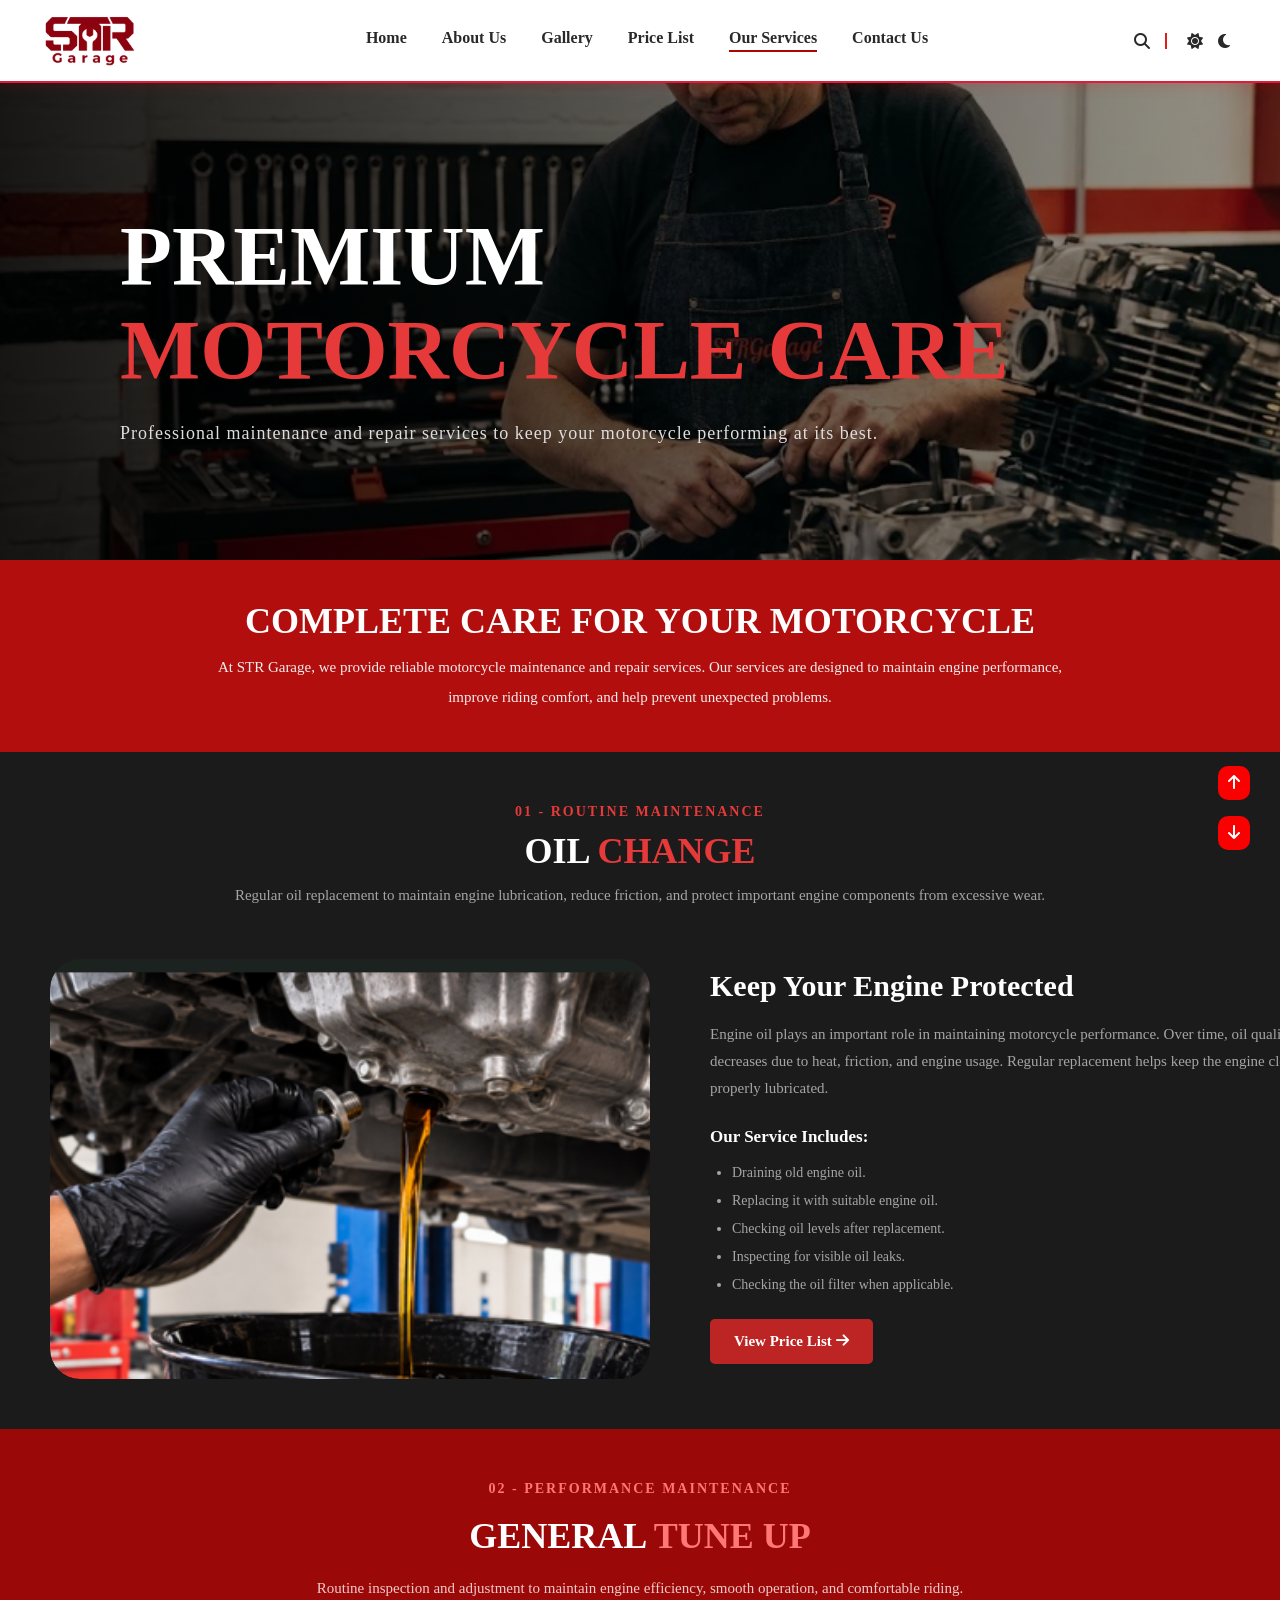
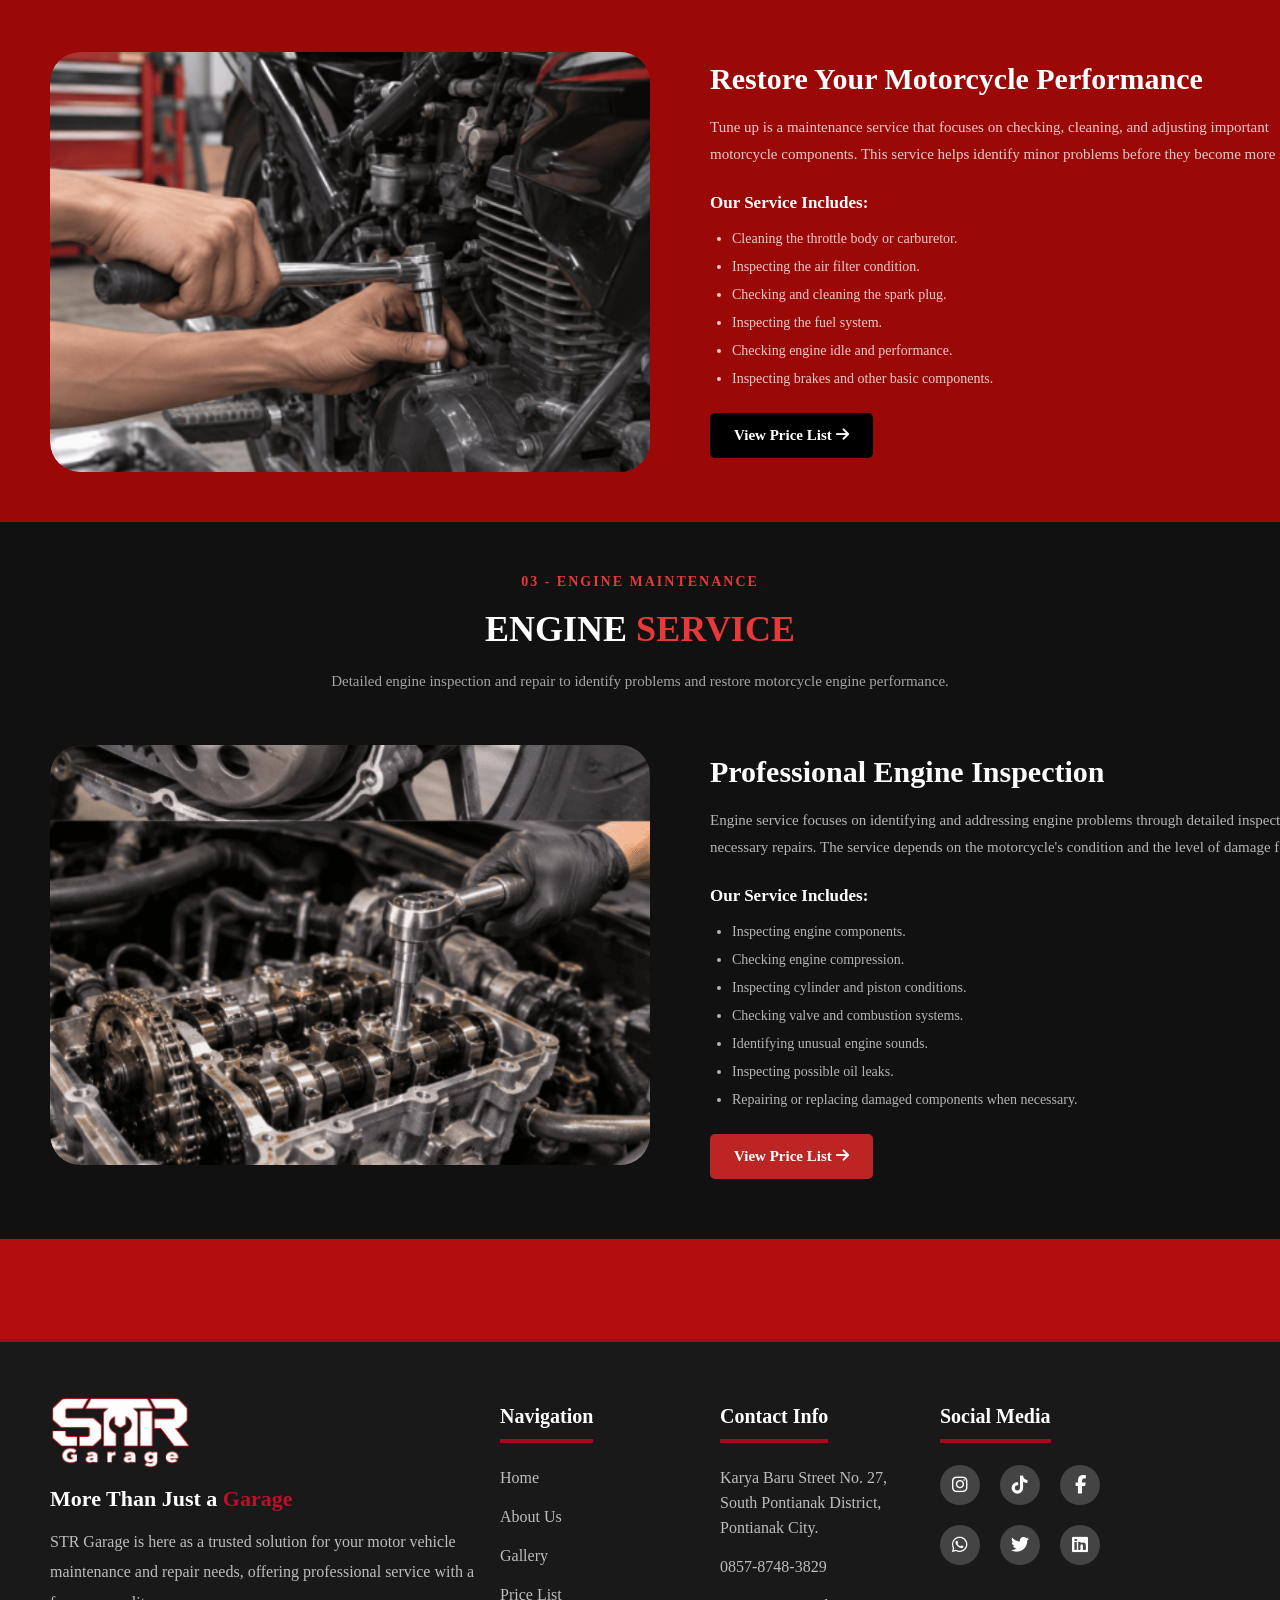
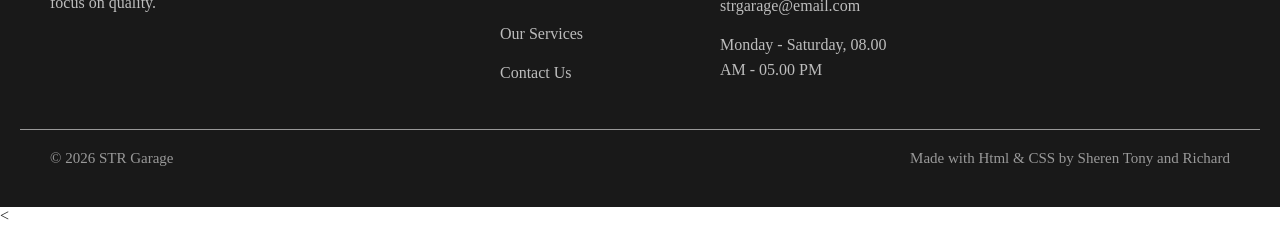
<file: pages/products.html>
<!doctype html>
<html lang="en">
    <head>
        <meta charset="UTF-8" />
        <meta name="viewport" content="width=device-width, initial-scale=1.0" />
        <title>Our Services - STR Garage</title>
        <link rel="stylesheet" href="../styles/global.css" />
        <link rel="stylesheet" href="../styles/products.css" />
        <link
            rel="stylesheet"
            href="https://cdnjs.cloudflare.com/ajax/libs/font-awesome/6.5.2/css/all.min.css"
        />
    </head>

    <body>
        <header>
            <div class="header-container">
                <img
                    src="../assets/images/logo/logo.png"
                    alt="STR Garage"
                    class="logo"
                />

                <nav class="navbar">
                    <a href="../index.html">Home</a>
                    <a href="about.html">About Us</a>
                    <a href="gallery.html">Gallery</a>
                    <a href="pricing.html">Price List</a>
                    <a href="products.html" class="active">Our Services</a>
                    <a href="contact.html">Contact Us</a>
                </nav>

                <nav class="nav-icon">
                    <i class="fa fa-search"></i>
                    <i class="fa fa-sun"></i>
                    <i class="fa fa-moon"></i>
                </nav>
            </div>
        </header>

        <main>
            <section id="top">
                <a href="#top"><i class="fa fa-arrow-up"></i></a>
            </section>
            <section class="hero">
                <div class="hero-content">
                    <h1>PREMIUM <span>MOTORCYCLE CARE</span></h1>

                    <p>
                        Professional maintenance and repair services to keep
                        your motorcycle performing at its best.
                    </p>
                </div>
            </section>

            <section class="intro">
                <div class="intro-content">
                    <h2>COMPLETE CARE FOR YOUR MOTORCYCLE</h2>
                    <p>
                        At STR Garage, we provide reliable motorcycle
                        maintenance and repair services. Our services are
                        designed to maintain engine performance, improve riding
                        comfort, and help prevent unexpected problems.
                    </p>
                </div>
            </section>

            <section class="oil">
                <div class="oil-title">
                    <span class="tag">01 - ROUTINE MAINTENANCE</span>

                    <h2>OIL <span>CHANGE</span></h2>

                    <p>
                        Regular oil replacement to maintain engine lubrication,
                        reduce friction, and protect important engine components
                        from excessive wear.
                    </p>
                </div>

                <div class="detail">
                    <div class="detail-image">
                        <img
                            src="../assets/images/products/oil-change.png"
                            alt="Oil change photo"
                        />
                    </div>

                    <div class="detail-info">
                        <h3>Keep Your Engine Protected</h3>

                        <p>
                            Engine oil plays an important role in maintaining
                            motorcycle performance. Over time, oil quality
                            decreases due to heat, friction, and engine usage.
                            Regular replacement helps keep the engine clean and
                            properly lubricated.
                        </p>

                        <h4>Our Service Includes:</h4>

                        <ul>
                            <li>Draining old engine oil.</li>
                            <li>Replacing it with suitable engine oil.</li>
                            <li>Checking oil levels after replacement.</li>
                            <li>Inspecting for visible oil leaks.</li>
                            <li>Checking the oil filter when applicable.</li>
                        </ul>

                        <a href="pricing.html" class="service-btn">
                            View Price List
                            <i class="fa-solid fa-arrow-right"></i>
                        </a>
                    </div>
                </div>
            </section>

            <section class="tune">
                <div class="tune-title">
                    <span class="tag">02 - PERFORMANCE MAINTENANCE</span>

                    <h2>GENERAL <span>TUNE UP</span></h2>

                    <p>
                        Routine inspection and adjustment to maintain engine
                        efficiency, smooth operation, and comfortable riding.
                    </p>
                </div>

                <div class="detail">
                    <div class="detail-image">
                        <img
                            src="../assets/images/products/tune-up.png"
                            alt="Tune up photo"
                        />
                    </div>

                    <div class="detail-info">
                        <h3>Restore Your Motorcycle Performance</h3>

                        <p>
                            Tune up is a maintenance service that focuses on
                            checking, cleaning, and adjusting important
                            motorcycle components. This service helps identify
                            minor problems before they become more serious.
                        </p>

                        <h4>Our Service Includes:</h4>

                        <ul>
                            <li>Cleaning the throttle body or carburetor.</li>
                            <li>Inspecting the air filter condition.</li>
                            <li>Checking and cleaning the spark plug.</li>
                            <li>Inspecting the fuel system.</li>
                            <li>Checking engine idle and performance.</li>
                            <li>
                                Inspecting brakes and other basic components.
                            </li>
                        </ul>

                        <a href="pricing.html" class="service-btn">
                            View Price List
                            <i class="fa-solid fa-arrow-right"></i>
                        </a>
                    </div>
                </div>
            </section>

            <section class="engine">
                <div class="engine-title">
                    <span class="tag">03 - ENGINE MAINTENANCE</span>

                    <h2>ENGINE <span>SERVICE</span></h2>

                    <p>
                        Detailed engine inspection and repair to identify
                        problems and restore motorcycle engine performance.
                    </p>
                </div>

                <div class="detail">
                    <div class="detail-image">
                        <img
                            src="../assets/images/products/engine-service.png"
                            alt="Engine service photo"
                        />
                    </div>

                    <div class="detail-info">
                        <h3>Professional Engine Inspection</h3>

                        <p>
                            Engine service focuses on identifying and addressing
                            engine problems through detailed inspection and
                            necessary repairs. The service depends on the
                            motorcycle's condition and the level of damage
                            found.
                        </p>

                        <h4>Our Service Includes:</h4>

                        <ul>
                            <li>Inspecting engine components.</li>
                            <li>Checking engine compression.</li>
                            <li>Inspecting cylinder and piston conditions.</li>
                            <li>Checking valve and combustion systems.</li>
                            <li>Identifying unusual engine sounds.</li>
                            <li>Inspecting possible oil leaks.</li>
                            <li>
                                Repairing or replacing damaged components when
                                necessary.
                            </li>
                        </ul>

                        <a href="pricing.html" class="service-btn">
                            View Price List
                            <i class="fa-solid fa-arrow-right"></i>
                        </a>
                    </div>
                </div>
            </section>

            <section id="bottom">
                <a href="#bottom"><i class="fa fa-arrow-down"></i></a>
            </section>

            <section class="space"></section>
        </main>

        <footer>
            <div class="footer-container">
                <div class="footer-brand">
                    <img
                        src="../assets/images/logo/logo2.png"
                        alt="STR Garage"
                    />

                    <div class="footer-slogan">
                        <h2>
                            More Than Just a
                            <span>Garage</span>
                        </h2>
                    </div>

                    <p>
                        STR Garage is here as a trusted solution for your motor
                        vehicle maintenance and repair needs, offering
                        professional service with a focus on quality.
                    </p>
                </div>

                <div class="footer-column">
                    <h3>Navigation</h3>

                    <ul>
                        <li><a href="../index.html">Home</a></li>
                        <li><a href="about.html">About Us</a></li>
                        <li><a href="gallery.html">Gallery</a></li>
                        <li><a href="pricing.html">Price List</a></li>
                        <li><a href="products.html">Our Services</a></li>
                        <li><a href="contact.html">Contact Us</a></li>
                    </ul>
                </div>

                <div class="footer-column">
                    <h3>Contact Info</h3>

                    <ul>
                        <li>
                            Karya Baru Street No. 27, South Pontianak District,
                            Pontianak City.
                        </li>
                        <li>0857-8748-3829</li>
                        <li>strgarage@email.com</li>
                        <li>Monday - Saturday, 08.00 AM - 05.00 PM</li>
                    </ul>
                </div>

                <div class="footer-column">
                    <h3>Social Media</h3>

                    <div class="social-media">
                        <a href="https://www.instagram.com/tonaja.a">
                            <i class="fa-brands fa-instagram"></i>
                        </a>

                        <a href="https://www.tiktok.com/@sheren.sherej">
                            <i class="fa-brands fa-tiktok"></i>
                        </a>

                        <a href="https://www.facebook.com/">
                            <i class="fa-brands fa-facebook-f"></i>
                        </a>

                        <a href="https://wa.me/6285787483829">
                            <i class="fa-brands fa-whatsapp"></i>
                        </a>

                        <a href="https://x.com/home">
                            <i class="fa-brands fa-twitter"></i>
                        </a>

                        <a
                            href="https://www.linkedin.com/in/foremtya-sheren-284002435/"
                        >
                            <i class="fa-brands fa-linkedin"></i>
                        </a>
                    </div>
                </div>
            </div>

            <div class="footer-bottom">
                <p>© 2026 STR Garage</p>
                <p>Made with Html & CSS by Sheren Tony and Richard</p>
            </div>
        </footer>
    </body>
    <
</html>
</file>
<file: styles/global.css>
* {
    margin: 0;
    padding: 0;
    box-sizing: border-box;
}

html {
    scroll-behavior: smooth;
}

body {
    font-family: Cambria, Cochin, Georgia, Times, "Times New Roman", serif;
    background-color: #ffffff;
    color: #292929;
    padding-top: 80px;
}

.navbar .active {
    border-bottom: 2px solid rgb(173, 4, 4);
}

#top a {
    position: fixed;
    right: 30px;
    bottom: 100px;
    color: white;
    text-decoration: none;
    background-color: #fb0000;
    border-radius: 10px;
    padding: 8px 10px;
    font-weight: bold;
}

#bottom a {
    position: fixed;
    right: 30px;
    bottom: 50px;
    color: white;
    text-decoration: none;
    background-color: #fb0000;
    border-radius: 10px;
    padding: 8px 10px;
    font-weight: bold;
}
</file>
<file: styles/index.css>
@import url(header-footer.css);

.hero {
    width: 100%;
    height: 800px;
    background:
        linear-gradient(to right, rgba(27, 27, 27, 0.95), transparent),
        url(../assets/images/hero/hero-garage.jpg);
    background-size: cover;
    background-position: center;
    color: white;
    display: flex;
    align-items: center;
    padding: 60px 70px;
}

.who-content .who-title {
    color: white;
}

.hero-content {
    border-radius: 30px;
}

.hero-label,
.section-label {
    color: #d32f2f;
    font-size: 18px;
    font-weight: bold;
    letter-spacing: 3px;
}

.hero-content h1 {
    font-size: 55px;
    line-height: 1.15;
    margin: 10px 0;
}

.hero-content h1 span,
.section-heading h2 span,
.who-content h2 span,
.advantages-heading h2 span {
    color: #d32f2f;
}

.hero-content p {
    color: #cccccc;
    font-size: 16px;
    line-height: 1.8;
    width: 520px;
}

.hero-buttons {
    display: flex;
    flex-wrap: wrap;
    gap: 15px;
    margin-top: 30px;
}

.btn {
    display: inline-block;
    padding: 15px 30px;
    text-decoration: none;
    font-size: 15px;
    font-weight: bold;
    border: none;
    border-radius: 10px;
    transition: 0.3s;
}

.btn-a {
    background: #d32f2f;
    color: white;
}

.btn-a:hover {
    transform: scale(1.05);
}

.btn-b {
    border: 1px solid white;
    color: white;
}

.btn-b:hover {
    background: white;
    color: #212121;
}

.who-preview {
    width: 100%;
    padding: 90px 60px;
    display: flex;
    flex-direction: row;
    align-items: center;
    gap: 65px;
    background-color: #050505;
}

.who-image {
    height: 400px;
    width: 1000px;
    overflow: hidden;
    border-radius: 20px;
}

.who-image img {
    width: 100%;
    height: 100%;
    object-fit: cover;
    border-radius: 15px;
    transition: transform 0.5s ease;
}

.services-section h2 {
    color: black;
}

.who-image:hover img {
    transform: scale(1.08);
}

.who-content span {
    color: white;
}

.who-content h2,
.section-heading h2 {
    font-size: 40px;
    margin: 10px 0;
    line-height: 1.2;
    color: rgb(5, 5, 5);
}

.who-content p {
    color: #ffffff;
    line-height: 1.9;
    margin-bottom: 20px;
}

.section-heading,
.advantages-heading {
    text-align: center;
    width: 700px;
    margin: 0 auto;
}

.section-heading p,
.advantages-heading p {
    color: #777;
    font-size: 15px;
    line-height: 1.8;
}

.services-section {
    background: #d5d4d4;
    padding: 70px 50px;
    text-align: center;
}

.services-container {
    width: 100%;
    max-width: 1300px;
    margin: 30px 50px;
    display: grid;
    grid-template-columns: repeat(3, 1fr);
    gap: 30px;
}

.service-card {
    background: white;
    padding: 30px 20px;
    text-align: left;
    border-top: 4px solid #d32f2f;
    transition: 0.3s;
    border-radius: 20px;
}

.service-card:hover {
    transform: translateY(-8px);
}

.service-number {
    color: #d32f2f;
    font-size: 13px;
    font-weight: bold;
    margin-bottom: 25px;
}

.service-card img {
    display: flex;
    justify-content: center;
    align-items: center;
    width: 400px;
    height: 200px;
    margin-bottom: 22px;
    border-radius: 10px;
}

.service-card h3 {
    font-size: 17px;
    margin-bottom: 15px;
}

.service-card p {
    color: #777;
    font-size: 14px;
    line-height: 1.8;
}

.btn-c {
    text-align: center;
    color: white;
    background-color: #d32f2f;
    border: 2px solid #d32f2f;
}

.btn-c:hover {
    color: #9e0a0a;
    background-color: white;
    border: 2px solid #c81111;
}

.price-section {
    padding: 80px 60px;
    background: #f5f5f5;
}

.price-section .section-heading {
    margin: 0 auto 50px;
}

.price-container {
    width: 100%;
    max-width: 1200px;
    margin: auto;
    display: grid;
    grid-template-columns: repeat(3, 1fr);
    gap: 30px;
}

.price-card {
    background: white;
    padding: 35px 30px;
    border-radius: 15px;
    border-bottom: 4px solid #d32f2f;
    transition: 0.3s;
}

.price-card:hover {
    transform: translateY(-8px);
}

.price-icon {
    width: 60px;
    height: 60px;
    background: #fff0f0;
    color: #d32f2f;
    display: flex;
    align-items: center;
    justify-content: center;
    border-radius: 12px;
    font-size: 27px;
    margin-bottom: 25px;
}

.price-card h3 {
    font-size: 20px;
    margin-bottom: 12px;
}

.price-card p {
    color: #777;
    font-size: 14px;
    line-height: 1.8;
    min-height: 50px;
}

.price-value {
    padding: 20px 0;
    margin-top: 15px;
    border-top: 1px solid #eee;
}

.price-value span {
    color: #888;
    font-size: 11px;
    font-weight: bold;
    letter-spacing: 1px;
}

.price-value h2 {
    color: #d32f2f;
    font-size: 30px;
    margin-top: 8px;
}

.price-card > a {
    display: flex;
    justify-content: space-between;
    align-items: center;
    color: #d32f2f;
    text-decoration: none;
    font-size: 13px;
    font-weight: bold;
    padding-top: 15px;
    border-top: 1px solid #eee;
    transition: 0.3s;
}

.price-button {
    text-align: center;
    margin-top: 45px;
}

.btn-price {
    display: inline-flex;
    align-items: center;
    gap: 12px;
    background: #d32f2f;
    color: white;
    transition: 0.3s;
}

.btn-price:hover {
    background: #212121;
    transform: translateY(-3px);
}

.advantages-section {
    background: #212121;
    color: white;
    padding: 70px;
}

.advantages-heading h2 {
    font-size: 45px;
    margin: 15px;
}

.advantages-heading p {
    color: #bbbbbb;
    margin-bottom: 20px;
}

.advantages-container {
    width: 100%;
    max-width: 1300px;
    margin: 30px auto 0;
    display: grid;
    grid-template-columns: repeat(4, 1fr);
    gap: 35px;
}

.advantage-item {
    text-align: center;
    padding: 20px;
}

.advantage-item i {
    font-size: 38px;
    color: #d32f2f;
    transition: transform 0.6s ease;
    margin-bottom: 25px;
}

.advantage-item i:hover {
    transform: scale(1.2);
    color: white;
}

.advantage-item h3 {
    font-size: 16px;
    margin-bottom: 15px;
}

.advantage-item p {
    color: #bbbbbb;
    font-size: 14px;
    line-height: 1.8;
}

.category-section {
    padding: 80px;
}

.category-section .section-heading {
    margin-bottom: 40px;
}

.category-container {
    width: 100%;
    max-width: 1300px;
    margin: auto;
    display: grid;
    grid-template-columns: repeat(3, 1fr);
    gap: 25px;
}

.category-card {
    position: relative;
    height: 350px;
    overflow: hidden;
    background: #212121;
    border-radius: 12px;
}

.category-card img {
    width: 100%;
    height: 100%;
    object-fit: cover;
    transition: 0.5s;
}

.category-card:hover img {
    transform: scale(1.1);
}

.category-overlay {
    position: absolute;
    bottom: 0;
    left: 0;
    width: 100%;
    padding: 30px 20px;
    color: white;
    background: linear-gradient(transparent, rgba(0, 0, 0, 0.9));
}

.category-overlay h3 {
    font-size: 28px;
    color: white;
}

.category-overlay p {
    color: #dddddd;
    margin-top: 5px;
}

.achievement-section {
    padding: 50px 60px;
    background: #a00d0d;
}

.achievement-heading {
    text-align: center;
    width: 700px;
    margin: 0 25% 30px;
}

.achievement-heading h2 {
    font-size: 40px;
    margin: 10px 0;
}

.achievement-heading h2 span {
    color: #ffffff;
}

.achievement-heading p {
    color: #ffffff;
    font-size: 15px;
    line-height: 1.8;
}

.achievement-container {
    width: 100%;
    margin: auto;
    display: grid;
    grid-template-columns: repeat(3, 1fr);
    gap: 25px;
}

.achievement-card {
    height: 380px;
    position: relative;
    overflow: hidden;
    border-radius: 15px;
    background: #212121;
}

.achievement-card img {
    width: 100%;
    height: 100%;
    object-fit: cover;
    transition: 0.5s;
}

.achievement-card:hover img {
    transform: scale(1.08);
}

.achievement-overlay {
    position: absolute;
    bottom: 0;
    left: 0;
    width: 100%;
    padding: 30px;
    color: white;
    background: linear-gradient(transparent, rgba(0, 0, 0, 0.9));
}

.achievement-overlay span {
    color: #d32f2f;
    font-size: 14px;
    font-weight: bold;
}

.achievement-overlay h3 {
    font-size: 22px;
    margin: 10px 0;
}

.achievement-overlay p {
    color: #fbfbfb;
    font-size: 14px;
    line-height: 1.7;
}
.btn-achv {
    display: flex;
    justify-content: center;
    align-items: center;
    margin-top: 30px;
}
.btn-achv a {
    color: white;
    font-size: 20px;
    text-decoration: none;
    transition: 0.5s ease;
    background-color: black;
    padding: 15px 30px;
    border-radius: 10px;
}
.btn-achv a:hover {
    background-color: white;
    color: rgb(152, 13, 13);
}

.cta-section {
    padding: 90px 7%;
    background-image: url(../assets/images/hero/mechanic-work.jpg);
    background-size: cover;
    background-position: center;
    color: white;
    text-align: center;
}

.cta-content {
    background-color: #050505d0;
    padding: 20px;
    border-radius: 20px;
    width: 800px;
    margin: auto;
}

.cta-content span {
    font-size: 13px;
    font-weight: bold;
    letter-spacing: 2px;
}

.cta-content h2 {
    font-size: 42px;
    margin: 22px 0;
    line-height: 1.3;
}

.btn-cta {
    display: inline-flex;
    align-items: center;
    gap: 12px;
    padding: 15px 25px;
    background: white;
    color: #d32f2f;
    text-decoration: none;
    font-weight: bold;
    font-size: 13px;
    transition: 0.3s ease;
}

.btn-cta:hover {
    background: #710202;
    color: white;
}
</file>
<file: styles/header-footer.css>
header {
    width: 100%;
    background-color: #ffffff;
    padding: 15px 50px 15px 20px;
    border-bottom: 2px solid #e31b38;
    box-shadow: 0 4px 12px rgba(227, 5, 5, 0.132);
    position: fixed;
    top: 0;
    z-index: 100;
}

.header-container {
    display: flex;
    align-items: center;
    justify-content: space-between;
    gap: 30px;
}

.logo {
    width: 140px;
}

.navbar {
    display: flex;
    flex-direction: row;
    gap: 35px;
}

.navbar a {
    position: relative;
    text-decoration: none;
    color: #292929;
    font-size: 16px;
    font-weight: bold;
    padding-bottom: 3px;
    border-bottom: 1px solid white;
    transition:
        color,
        border 0.5s ease;
}

.navbar a:hover {
    color: #a50920;
    border-bottom-color: #a50920;
}

.nav-icon {
    display: flex;
    gap: 15px;
}

.nav-icon i {
    transition: color 0.3s ease;
}

.nav-icon i:hover {
    color: #a50920;
    cursor: pointer;
}

.nav-icon .fa-sun {
    border-left: 2px solid #e01e1e;
    padding-left: 20px;
}

footer {
    width: 100%;
    background-color: #191919;
    color: #ffffff;
    padding: 40px 20px;
    border-top: 3px solid #a50920;
}

.footer-container {
    display: grid;
    grid-template-columns: 2fr 1fr 1fr 1fr;
    padding-bottom: 30px;
}

.footer-brand img {
    width: 200px;
    height: 100px;
    object-fit: contain;
}

.footer-brand p {
    width: 450px;
    color: #bdbdbd;
    font-size: 16px;
    line-height: 1.9;
    margin-left: 30px;
}

.footer-slogan {
    padding-left: 30px;
    margin-bottom: 15px;
}

.footer-slogan h2 {
    font-size: 22px;
}

.footer-slogan h2 span {
    color: #bd0f29;
}

.footer-column {
    padding-right: 40px;
    line-height: 25px;
}

.footer-column h3 {
    font-size: 20px;
    font-weight: bold;
    margin: 22px 0;
    padding-bottom: 10px;
    border-bottom: 4px solid #a50920;
    width: fit-content;
}

.footer-column li {
    list-style: none;
    margin-bottom: 14px;
    color: #bdbdbd;
    font-size: 16px;
}

.footer-column ul a {
    text-decoration: none;
    color: #bdbdbd;
    transition: 0.3s ease;
}

.footer-column ul a:hover {
    color: #e31b38;
    padding-left: 5px;
}

.footer-column p {
    color: #bdbdbd;
    line-height: 1.8;
    margin-bottom: 18px;
}

.social-media {
    padding-right: 120px;
    display: grid;
    grid-template-columns: repeat(3, 1fr);
    gap: 20px;
}

.social-media a {
    display: flex;
    align-items: center;
    justify-content: center;
    width: 40px;
    height: 40px;
    border-radius: 100%;
    background-color: #454444;
    color: #ffffff;
    text-decoration: none;
    font-size: 18px;
    transition: all 0.5s ease;
}

.social-media a:hover {
    background-color: #a50920;
    color: #ffffff;
    padding-bottom: 10px;
}

.footer-bottom {
    width: 100%;
    border-top: 1px solid #999898;
    padding: 20px 30px 0;
    display: flex;
    align-items: center;
    justify-content: space-between;
}

.footer-bottom p {
    color: #999999;
    font-size: 15px;
}
</file>
<file: styles/about.css>
@import url(header-footer.css);
img {
    width: 100%;
    display: block;
    object-fit: cover;
}
.section-padding {
    padding: 100px 9%;
}
.section-tag {
    color: #e63939;
    font-size: 35px;
    font-weight: 600;
    letter-spacing: 3px;
    display: inline-block;
    margin-bottom: 15px;
}
h1,
h2,
h3 {
    font-family: "Barlow Condensed", sans-serif;
    color: rgb(255, 255, 255);
}

.overview-content h2 {
    color: #1b1b1b;
}

.section-heading {
    text-align: center;
    margin-bottom: 55px;
}
.section-heading h2 {
    font-size: 45px;
    font-weight: 700;
    margin-bottom: 12px;
    color: #e63939;
}
.section-heading h2 span {
    color: #e63939;
}
.section-heading p {
    color: #a5a5a5;
    font-size: 14px;
}

.red-button {
    display: inline-block;
    background: #e63939;
    color: white;
    text-decoration: none;
    padding: 13px 28px;
    font-size: 12px;
    font-weight: 600;
    letter-spacing: 1px;
    margin-top: 15px;
    transition: 0.3s ease-in-out;
    border-radius: 10px;
}

.red-button:hover {
    background: #b82020;
    transform: translateY(-3px);
}

.about-hero {
    height: 480px;
    background:
        linear-gradient(
            90deg,
            rgba(0, 0, 0, 0.9),
            rgba(0, 0, 0, 0.35)
        ),
        url("../assets/images/about/garage-front-desk.jpg");
    background-size: cover;
    background-position: center;
    display: flex;
    align-items: center;
    padding: 9% 9%;
}
.hero-content {
    position: relative;
    z-index: 1;
}
.hero-content h1 {
    font-size: 85px;
    line-height: 1;
    margin-bottom: 20px;
    color: white;
}
.hero-content h1 span {
    color: #e63939;
}
.hero-content p {
    color: #dddddd;
    font-size: 18px;
    letter-spacing: 2px;
}

.overview {
    display: flex;
    align-items: center;
    gap: 70px;
}
.overview-image {
    flex: 1;
    position: relative;
}
.overview-image img {
    height: 430px;
    border-radius: 5px;
}
.experience-box {
    position: absolute;
    bottom: -25px;
    right: -25px;
    background: #e63939;
    padding: 20px 35px;
    text-align: center;
}
.experience-box h2 {
    font-size: 40px;
    color: #ffffff;
}
.experience-box p {
    font-size: 12px;
    letter-spacing: 3px;
}
.overview-content {
    flex: 1;
}
.overview-content h2 {
    font-size: 43px;
    line-height: 1.1;
    margin-bottom: 25px;
}
.overview-content h2 span {
    color: #e63939;
}
.overview-content p {
    color: #a5a5a5;
    font-size: 14px;
    line-height: 2;
    margin-bottom: 15px;
}

.history {
    background: #1b1b1b;
}
.history-content {
    display: flex;
    align-items: center;
    gap: 55px;
}
.history-image {
    flex: 1;
}
.history-image img {
    height: 390px;
    border-radius: 5px;
}
.history-text {
    flex: 1;
}
.history-year {
    display: inline-block;
    color: #e63939;
    border-left: 3px solid #e63939;
    padding-left: 12px;
    font-size: 13px;
    font-weight: 600;
    letter-spacing: 2px;
    margin-bottom: 15px;
}
.history-text h3 {
    font-size: 38px;
    margin-bottom: 20px;
}
.history-text p {
    color: #a5a5a5;
    font-size: 14px;
    line-height: 1.9;
    margin-bottom: 15px;
}
.history-details {
    display: grid;
    grid-template-columns: repeat(3, 1fr);
    gap: 15px;
    margin-top: 35px;
    border-top: 1px solid #393939;
    padding-top: 25px;
}
.history-details span {
    display: block;
    color: #a5a5a5;
    font-size: 10px;
    letter-spacing: 1px;
    margin-bottom: 8px;
}
.history-details h4 {
    font-size: 14px;
    color: white;
}

.ceo-card {
    display: flex;
    background: #1b1b1b;
    width: 1250px;
    max-width: 100%;
    margin: auto;
    border-radius: 5px;
    overflow: hidden;
}
.ceo-image {
    width: 40%;
}
.ceo-image img {
    height: 100%;
    min-height: 400px;
}
.ceo-info {
    flex: 1;
    padding: 50px;
}
.ceo-info h3 {
    font-size: 42px;
    margin-bottom: 5px;
}
.ceo-info h4 {
    color: #e63939;
    font-size: 13px;
    font-weight: 500;
    margin-bottom: 25px;
}
.ceo-info p {
    color: #a5a5a5;
    font-size: 14px;
    line-height: 1.9;
    margin-bottom: 15px;
}
.ceo-signature {
    font-family: "Barlow Condensed", sans-serif;
    font-size: 28px;
    font-style: italic;
    color: #e63939;
    margin-top: 25px;
}

.team {
    background: #1b1b1b;
}
.team-grid {
    display: grid;
    grid-template-columns: repeat(3, 1fr);
    gap: 25px;
}
.team-card {
    background: #252525;
    overflow: hidden;
    transition: 0.3s;
}
.team-card:hover {
    transform: translateY(-8px);
}
.team-image {
    overflow: hidden;
}
.team-image img {
    height: 280px;
    transition: 0.4s;
}
.team-card:hover img {
    transform: scale(1.06);
}
.team-info {
    padding: 20px;
    border-bottom: 3px solid #e63939;
}
.team-info h3 {
    font-size: 23px;
    margin-bottom: 5px;
}
.team-info span {
    color: #e63939;
    font-size: 10px;
    font-weight: 600;
    letter-spacing: 1px;
}

.achievement-grid {
    display: grid;
    grid-template-columns: repeat(3, 1fr);
    gap: 25px;
}
.achievement-card {
    background: #1b1b1b;
    padding: 0 0 35px 0;
    text-align: center;
    border-bottom: 3px solid #333;
    transition: 0.3s;
    display: flex;
    flex-direction: column;
}
.achievement-card:hover {
    border-color: #e63939;
    transform: translateY(-5px);
}

.achievement-card img {
    width: 100%;
    height: 250px;
    object-fit: cover;
    order: -1;
    margin: 0;
}

.award-icon {
    width: 65px;
    height: 65px;
    display: flex;
    align-items: center;
    justify-content: center;
    margin: -32.5px auto 25px;
    background: #1b1b1b;
    border: 1px solid #e63939;
    color: #e63939;
    font-family: "Barlow Condensed", sans-serif;
    font-size: 30px;
    font-weight: 700;
    position: relative;
    z-index: 2;
}

.achievement-card h3,
.achievement-card span,
.achievement-card p {
    padding-left: 30px;
    padding-right: 30px;
}
.achievement-card h3 {
    font-size: 25px;
    margin-bottom: 8px;
}
.achievement-card span {
    color: #e63939;
    font-size: 12px;
    font-weight: 600;
}
.achievement-card p {
    color: #a5a5a5;
    font-size: 13px;
    line-height: 1.8;
    margin-top: 15px;
}

.achievement-btn {
    text-align: center;
    margin-top: 40px;
}

.vision {
    background: #1b1b1b;
}
.vision-grid {
    display: grid;
    grid-template-columns: 1fr 1.4fr;
    gap: 35px;
    align-items: start;
}

.vision-box {
    background: #252525;
    padding: 40px;
    border-top: 4px solid #e63939;
    position: relative;
    overflow: hidden;
}

.vision-box h3 {
    font-size: 32px;
    margin-bottom: 15px;
    position: relative;
    z-index: 1;
}

.vision-box p {
    color: #a5a5a5;
    font-size: 14px;
    line-height: 2;
    position: relative;
    z-index: 1;
}

.vision .section-tag {
    color: white;
}

.mission-box h3 {
    font-size: 32px;
    margin-bottom: 20px;
}

.mission-box ul {
    list-style: none;
    padding-left: 0;
    display: flex;
    flex-direction: column;
    gap: 15px;
}

.mission-box li {
    background: #252525;
    padding: 18px 25px;
    color: #a5a5a5;
    font-size: 14px;
    line-height: 1.7;
    border-left: 3px solid #393939;
    transition: 0.3s ease;
}

.mission-box li:hover {
    border-left-color: #e63939;
    color: #ffffff;
    transform: translateX(8px);
}

.about-cta {
    padding: 100px 9%;
    text-align: center;
    background:
        linear-gradient(
            rgba(0, 0, 0, 0.85),
            rgba(0, 0, 0, 0.85)
        ),
        url("../assets/images/about/garage-surrounding.jpg");
    background-position: center;
    background-size: cover;
}
.cta-content {
    max-width: 750px;
    margin: auto;
}
.cta-content h2 {
    font-size: 50px;
    line-height: 1.1;
    margin-bottom: 20px;
}
.cta-content h2 span {
    color: #e63939;
}
.cta-content p {
    color: #a5a5a5;
    font-size: 14px;
}
</file>
<file: styles/contact.css>
@import url(header-footer.css);

main {
    background-color: #e3e0e0;
}

.info {
    margin: 70px 80px 0;
    background-color: #e3e0e0;
    border-radius: 20px;
}

.space {
    background-color: #e3e0e0;
    padding: 35px 0;
}

.contact-hero {
    min-height: 400px;
    display: flex;
    align-items: center;
    padding: 70px 100px;
    background:
        linear-gradient(to right, rgba(0, 0, 0, 0.95), rgba(0, 0, 0, 0.3)),
        url("../assets/images/hero/work-session.jpg");
    background-size: cover;
    background-position: center;
}

.hero-content {
    max-width: 650px;
}

.hero-content h1 {
    color: #ffffff;
    font-size: 75px;
    margin: 10px 0;
}

.hero-content h1 span {
    color: #e63939;
}

.hero-content p {
    color: #cccccc;
    line-height: 1.8;
    max-width: 500px;
}

.section-heading {
    text-align: center;
    margin-bottom: 20px;
}

.section-heading h2 {
    font-size: 35px;
    margin: 0px 0;
}

.section-heading h2 span,
.form-description h2 span {
    color: #e63939;
}

.section-heading span {
    color: white;
}

.section-heading p {
    color: #aaaaaa;
    font-size: 16px;
}

.info-main {
    box-sizing: border-box;
    display: grid;
    grid-template-columns: 0.9fr 1.1fr;
    grid-template-rows: 1.4fr 0.6fr;
    grid-template-areas:
        "contact-info contact-form-section"
        "location-section contact-form-section";
    gap: 28px;
    background-color: #e3e0e0;
;
}

.contact-info {
    grid-area: contact-info;
    background-color: #f8f8f8;
    border-radius: 15px;
    padding: 40px 50px;
}

.contact-info h2,
.contact-info p,
.contact-info span {
    color: #000000;
}

.contact-info p {
    margin: 3px 0 0 ;
}

.info-container {
    display: grid;
    grid-template-columns: 0.35fr 0.65fr;
    grid-template-rows: 0.3fr 0.3fr 0.3fr 0.3fr;
    grid-template-areas:
        "phone phone"
        "email email"
        "hour hour"
        "location location";
    gap: 15px;
}

.info-location {
    padding: 10px 10px;
}

.office {
    margin-bottom: 5px;
    color: #000000;
    font-size: 18px;
    font-weight: 300;
}

.info-location p {
    line-height: 30px;
    margin-left: 15px;
    color: #bd2525;
    font-size: 17px;
}

.info-location .fa-location-dot {
    color: #bd2525;
    margin-right: 5px;
}

.info-card {
    padding: 15px 20px 10px;
    border-radius: 15px;
    background-color: #eed1d16c;
    border: 2px solid red;
    transition: 0.3s;
}

.info-card h4 {
    color: #bd2525;
    font-size: 15px;
}

.info-card h3 {
    font-size: 20px;
    margin-bottom: 14px;
}

.info-card p {
    color: #000000;
    font-size: 14px;
    line-height: 20px;
}

.info-card:hover {
    background-color: #eed1d1c3;
}

.location-card {
    grid-area: location;
}

.phone-card {
    grid-area: phone;
}

.email-card {
    grid-area: email;
}

.hour-card {
    grid-area: hour;
}

.contact-form-section {
    grid-area: contact-form-section;
    padding: 50px 50px;
    gap: 60px;
    background-color: #292828;
    align-items: start;
    border-radius: 15px;
}

.form-description {
    padding: 0 15px;
}

.form-description h2 {
    color: #ffffff;
    font-size: 35px;
    margin: 10px 0 10px;
    
}

.form-description p {
    color: #b6b6b6;
    font-size: 14px;
    line-height: 1.8;
}

.form-note {
    margin-top: 45px;
    padding: 10px;
    background-color: #f2f1f1;
    text-align: center;
}

.form-note h3 {
    color: rgb(0, 0, 0);
    font-size: 25px;
    margin-bottom: 10px;
    margin-top: 30px;
}

.form-note p {
    color: #000000;
    font-size: 16px;
    line-height: 1.8;
    margin-bottom: 10px;
}

.form-card {
    box-sizing: border-box;
    margin-top: 20px;
    padding: 0 40px 60px;
    border-radius: 20px;
    background-color: #f2f1f1;
}

.form-container {
    background-color: #ffffff;
    padding: 10px 20px 20px;
    border-radius: 20px;
}

.input-group {
    display: grid;
    grid-template-columns: 1fr;
    margin-bottom: 22px;
}

.input-row {
    display: grid;
    grid-template-columns: repeat(2, 1fr);
    gap: 20px;
}

.input-group label {
    color: #373737;
    font-size: 16px;
    font-weight: 500;
    margin: 15px 0;
}

.input-group input,
.input-group select,
.input-group textarea {
    width: 100%;
    padding: 15px;
    background-color: #f0efef;
    border: 2px solid #383838;
    border-radius: 8px;
    color: #000000;
    font-size: 12px;
}

.input-group input:focus,
.input-group select:focus,
.input-group textarea:focus {
    outline: none;
    border: 2px solid #bd1616;
}

.input-group input::placeholder,
.input-group textarea::placeholder {
    color: #626262;
}

.input-group select {
    cursor: pointer;
}

textarea {
    height: 100px;
}

.submit-btn {
    margin-top: 20px;
    width: 100%;
    padding: 16px;
    background-color: #e63939;
    border: none;
    border-radius: 10px;
    color: #ffffff;
    font-size: 13px;
    font-weight: 600;
    letter-spacing: 1px;
    cursor: pointer;
    transition: 0.3s;
}

.submit-btn:hover,
.whatsapp-btn:hover {
    background-color: #bd2525;
}

.location-section {
    grid-area: location-section;
    display: flex;
    align-items: center;
    justify-content: center;
    flex-direction: column;
    background-color: rgb(206, 25, 25);
    border-radius: 20px;
}

.location-section h2 {
    font-size: 40px;
}

.location-section h2 span {
    color: #ffffff;
}

.location-section p {
    color: rgb(255, 255, 255);
    font-size: 18px;
}

.location-btn {
    text-align: center;
}

.location-btn a {
    display: inline-block;
    padding: 10px 20px;
    border-radius: 10px;
    background-color: #ffffff;
    color: #bd2525;
    font-size: 20px;
    text-decoration: none;
    transition:
        background-color 0.3s ease,
        transform 0.3s ease,
        color 0.3s ease;
}

.location-btn .fa-location-dot {
    color: #e63939;
}

.location-btn a:hover {
    transform: scale(1.05);
    background-color: #000000;
    color: #ffffff;
}
</file>
<file: styles/gallery.css>
@import url(../styles/header-footer.css);

.hero-gallery {
    position: relative;
    height: 380px;
    background: url("../assets/images/gallery/costumer.jpg");
    background-size: cover;
    display: flex;
    align-items: center;
    justify-content: center;
    text-align: center;
    padding: 0 20px;
}

.hero-overlay {
    position: absolute;
    inset: 0;
    background: linear-gradient(to bottom, rgba(11, 11, 11, 0.518), #0b0b0b);
}

.hero-content {
    position: relative;
    z-index: 2;
    max-width: 700px;
}

.hero-content h1 {
    font-size: 100px;
    font-weight: 800;
    letter-spacing: 2px;
    margin-bottom: 12px;
    color: white;
}

.hero-content h1 .highlight {
    color: #e60000;
}

.hero-content p {
    font-size: 15px;
    color: #cccccc;
    line-height: 30px;
    letter-spacing: 1px;
}

.gallery-section {
    padding: 60px 6% 90px;
}

.achievement-section {
    box-sizing: border-box;
    border-top: 6px solid rgb(255, 255, 255);
    border-bottom: 6px solid rgb(212, 210, 210);
    padding: 45px 0 50px;
    background-color: #d00505;
}

.achievement-section h2 {
    text-align: center;
    color: white;
    margin-bottom: 40px;
    font-size: 40px;
}
.gallery-section h2 {
    margin-bottom: 40px;
    font-size: 50px;
    text-align: center;
    color: #0b0b0b;
}

.achievement-grid {
    width: 1200px;
    display: grid;
    grid-template-columns: repeat(3, 1fr);
    justify-self: center;
    gap: 50px;
}

.a-item {
    position: relative;
    height: 400px;
    border-radius: 8px;
    overflow: hidden;
    transition: 0.3s ease;
}

.a-item:hover {
    transform: translateY(-7px);
    border-color: white;
}

.a-item img {
    width: 100%;
    height: 100%;
    object-fit: cover;
    transition: transform 0.5s ease;
}

.a-item:hover img {
    transform: scale(1.08);
}

.a-item .gallery-caption {
    position: absolute;
    display: flex;
    flex-direction: column;
    padding: 25px;
}

.a-item .gallery-caption h3 {
    font-size: 20px;
    font-weight: 700;
    color: white;
    margin-bottom: 10px;
}

.a-item .gallery-caption p {
    font-size: 13px;
    line-height: 1.6;
    color: #dddddd;
}

.container {
    max-width: 1300px;
    margin: 0 auto;
}

.gallery-grid {
    display: grid;
    grid-template-columns: repeat(3, 1fr);
    gap: 24px;
}

.gallery-item {
    position: relative;
    border-radius: 6px;
    overflow: hidden;
    background-color: #161616;
    border: 2px solid #222222;
    cursor: pointer;
    transition: 0.3s ease;
}

.gallery-item:hover {
    border-color: #e60000;
    box-shadow: 0 10px 25px rgba(230, 0, 0, 0.25);
}

.gallery-item img {
    width: 500px;
    height: 100%;
    object-fit: cover;
    display: block;
    transition: transform 0.5s ease;
}

.gallery-item:hover img {
    transform: scale(1.08);
}

.gallery-caption {
    position: absolute;
    inset: 0;
    background: linear-gradient(
        to top,
        rgba(0, 0, 0, 0.9) 10%,
        rgba(0, 0, 0, 0) 65%
    );
    display: flex;
    flex-direction: column;
    justify-content: flex-end;
    padding: 20px;
    opacity: 0.95;
}

.gallery-caption .tag {
    display: inline-block;
    width: fit-content;
    background-color: #e60000;
    color: #ffffff;
    font-size: 10px;
    font-weight: 700;
    padding: 4px 8px;
    border-radius: 3px;
    letter-spacing: 1px;
    margin-bottom: 6px;
}

.gallery-caption h3 {
    font-size: 16px;
    font-weight: 700;
    color: #ffffff;
}

.fa-crown {
    color: gold;
    font-size: 40px;
    margin: 0 10px;
}
</file>
<file: styles/pricing.css>
@import url(header-footer.css);

.pricing-hero {
    background: url(../assets/images/hero/mechanic-work.jpg);
    border-bottom: 3px solid #e63939;
    padding: 90px 9%;
    text-align: center;
}

.pricing-hero h1 {
    font-size: 56px;
    font-weight: 800;
    color: #ffffff;
    letter-spacing: 2px;
    margin-bottom: 14px;
}

.pricing-hero h1 span {
    color: #e63939;
}

.pricing-hero p {
    color: #cccccc;
    font-size: 16px;
    max-width: 600px;
    margin: 0 auto;
}

.pricing-category {
    padding: 80px 9%;
    background-color: #f9f9f9;
    color: #222222;
}

.dark-bg {
    background-color: #111111;
    color: #ffffff;
}

.section-heading {
    text-align: center;
    margin-bottom: 50px;
}

.section-heading h2 {
    font-size: 36px;
    margin-bottom: 12px;
}

.section-heading h2 span {
    color: #e63939;
}

.section-heading p {
    font-size: 15px;
    color: #666666;
    max-width: 600px;
    margin: 0 auto;
}

.dark-bg .section-heading p {
    color: #cccccc;
}

.packages-grid {
    display: grid;
    grid-template-columns: repeat(auto-fit, minmax(300px, 1fr));
    gap: 30px;
    max-width: 1100px;
    margin: 0 auto;
}

.package-card {
    background-color: #ffffff;
    padding: 40px 30px;
    border-radius: 10px;
    box-shadow: 0 5px 15px rgba(0, 0, 0, 0.08);
    border-bottom: 4px solid #e63939;
    position: relative;
    display: flex;
    flex-direction: column;
    transition: transform 0.3s ease, box-shadow 0.3s ease;
}

.package-card:hover {
    transform: translateY(-10px);
    box-shadow: 0 15px 30px rgba(0, 0, 0, 0.2);
}

.card-icon {
    width: 50px;
    height: 50px;
    background-color: #fceaea;
    color: #e63939;
    display: flex;
    align-items: center;
    justify-content: center;
    border-radius: 10px;
    font-size: 20px;
    margin-bottom: 25px;
}

.card-title {
    font-size: 18px;
    color: #333333;
    margin-bottom: 15px;
}

.card-desc {
    font-size: 14px;
    color: #777777;
    line-height: 1.6;
    margin-bottom: 20px;
    min-height: 45px;
}

.card-divider {
    border: none;
    border-top: 1px solid #eeeeee;
    margin: 20px 0;
}

.price-label {
    display: block;
    font-size: 10px;
    font-weight: bold;
    color: #999999;
    letter-spacing: 1px;
    margin-bottom: 8px;
}

.card-price {
    font-size: 28px;
    font-weight: bold;
    color: #e63939;
    margin-top: auto;
}

.package-rates-list {
    list-style: none;
    padding: 0;
    margin: 0;
}

.package-rates-list li {
    display: flex;
    justify-content: space-between;
    align-items: center;
    padding: 10px 0;
    border-bottom: 1px dashed #eeeeee;
    font-size: 14px;
    color: #555555;
}

.package-rates-list li:last-child {
    border-bottom: none;
    padding-bottom: 0;
}

.package-rates-list li strong {
    font-size: 17px;
    color: #e63939;
}
</file>
<file: styles/products.css>
@import url(header-footer.css);

.hero {
    height: 480px;
    background:
        linear-gradient(90deg, rgba(0, 0, 0, 0.9), rgba(0, 0, 0, 0.35)),
        url("../assets/images/gallery/mechanic.jpg");
    background-size: cover;
    background-position: center;
    display: flex;
    align-items: center;
    padding: 0 120px;
}

.hero h1 {
    font-size: 85px;
    color: white;
    margin: 20px 0;
    line-height: 1.1;
}

.hero h1 span {
    color: #e63939;
}

.hero p {
    color: #dddddd;
    font-size: 18px;
    line-height: 1.8;
    letter-spacing: 1px;
}

.intro {
    padding: 40px 0;
    display: flex;
    align-items: center;
    justify-content: center;
    background: #b30e0e;
    color: white;
}

.intro-content {
    width: 850px;
    text-align: center;
}

.intro-content h2 {
    font-size: 36px;
    color:     rgb(255, 255, 255);
    margin-bottom: 10px;
}


.intro-content p {
    color: #f3eeee;
    font-size: 15px;
    line-height: 2;
}

.oil {
    display: flex;
    align-items: center;
    justify-content: center;
    flex-direction: column;
    padding: 50px 0;
    background: #1b1b1b;
    color: white;
}

.oil-title {
    width: 850px;
    text-align: center;
    margin-bottom: 50px;
}

.oil-title span {
    color: #e63939;
}

.oil-title h2 {
    font-size: 36px;
    color: white;
    margin: 10px 0;
}

.oil-title p {
    color: #a5a5a5;
    font-size: 15px;
    line-height: 1.8;
}

.tune {
    display: flex;
    align-items: center;
    justify-content: center;
    flex-direction: column;
    padding: 50px 0;
    background: #9b0808;
    color: white;
}

.tune-title {
    width: 850px;
    text-align: center;
    margin-bottom: 50px;
}

.tune-title span {
    color: #ff7777;
}

.tune-title h2 {
    font-size: 36px;
    color: white;
    margin: 18px 0;
}

.tune-title p {
    color: #f0caca;
    font-size: 15px;
    line-height: 1.8;
}

.engine {
    display: flex;
    align-items: center;
    justify-content: center;
    flex-direction: column;
    padding: 50px 0;
    background: #111111;
    color: white;
}

.engine-title {
    width: 850px;
    text-align: center;
    margin-bottom: 50px;
}

.engine-title span {
    color: #e63939;
}

.engine-title h2 {
    font-size: 36px;
    color: white;
    margin: 18px 0;
}

.engine-title p {
    color: #a5a5a5;
    font-size: 15px;
    line-height: 1.8;
}

.tag {
    color: #e63939;
    font-size: 14px;
    font-weight: bold;
    letter-spacing: 2px;
}

.tune-title .tag {
    color: #ff7777;
}

.detail {
    display: grid;
    grid-template-columns: 1fr 1fr;
    width: 1300px;
    margin-left: 120px;
}

.detail-image {
    padding: 0;
    overflow: hidden;
    width: 100%;
    height: 420px;
    border-radius: 30px;
}

.detail-image img {
    width: 600px;
    height: 100%;
    object-fit: cover;
    transition: transform 0.4s ease;
    border-radius: 30px;
}

.detail-image:hover img {
    transform: scale(1.05);
}

.detail-info {
    padding: 10px;
}

.detail-info h3 {
    font-size: 30px;
    color: white;
    margin-bottom: 18px;
}

.detail-info p {
    color: #a5a5a5;
    font-size: 15px;
    line-height: 1.8;
    margin-bottom: 20px;
}

.detail-info h4 {
    color: white;
    font-size: 17px;
    margin: 25px 0 12px;
}

.detail-info ul {
    padding-left: 22px;
    color: #a5a5a5;
    line-height: 2;
    font-size: 14px;
}

.detail-info li {
    color: #a5a5a5;
}

.tune .detail-info p {
    color: #f0caca;
}

.tune .detail-info ul {
    color: #f0caca;
}

.tune .detail-info li {
    color: #f0caca;
}

.tune .detail-info h3 {
    color: white;
}

.tune .detail-info h4 {
    color: white;
}

.engine .detail-info h3 {
    color: white;
}

.engine .detail-info h4 {
    color: white;
}

.engine .detail-info p {
    color: #b5b5b5;
}

.engine .detail-info ul {
    color: #b5b5b5;
}

.engine .detail-info li {
    color: #b5b5b5;
}

.hero-btn {
    display: inline-flex;
    align-items: center;
    gap: 12px;
    background: #bd2525;
    color: white;
    text-decoration: none;
    padding: 14px 24px;
    border-radius: 5px;
    margin-top: 20px;
    font-size: 15px;
    font-weight: bold;
    transition:
        background-color 0.3s ease,
        transform 0.3s ease;
}

.hero-btn:hover {
    background: #941b1b;
    transform: translateY(-3px);
}

.service-btn {
    display: inline-block;
    background: #bd2525;
    color: white;
    text-decoration: none;
    padding: 14px 24px;
    border-radius: 5px;
    margin-top: 20px;
    font-size: 15px;
    font-weight: bold;
    transition:
        background-color 0.3s ease;
}

.service-btn:hover {
    background-color: #671616;
}

.tune .service-btn {
    display: inline-block;
    background: #000000;
    color: white;
    text-decoration: none;
    padding: 14px 24px;
    border-radius: 5px;
    margin-top: 20px;
    font-size: 15px;
    font-weight: bold;
    transition:
        background-color 0.3s ease, color 0.3s ease;
}

.tune .service-btn:hover {
    background-color: #ffffff;
    color: #be1c1c;
}

.space{
     padding: 50px 0;
     background-color: #b30e0e;
}
</file>
